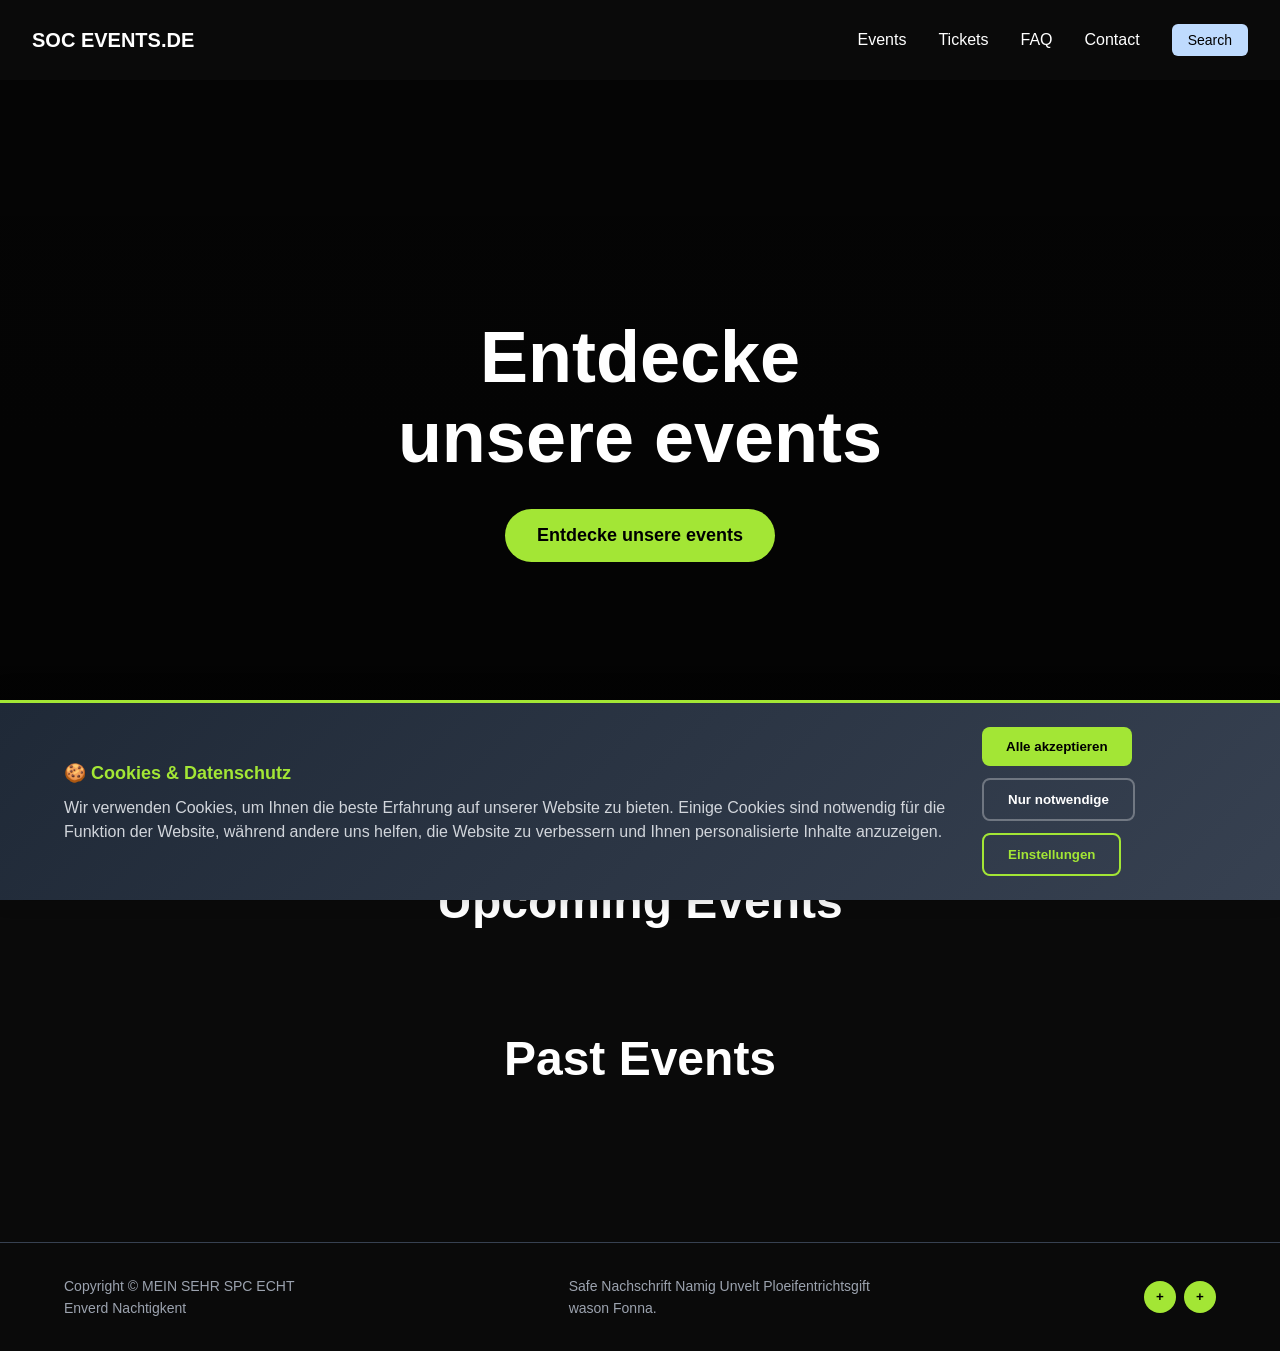
<file: html-version/index.html>
<!DOCTYPE html>
<html lang="de">
<head>
    <meta charset="UTF-8">
    <meta name="viewport" content="width=device-width, initial-scale=1.0">
    <title>SOC Events - Entdecke unsere Events</title>
    <meta name="description" content="Entdecke die besten Events und kaufe deine Tickets online bei SOC Events">
    <style>
        * {
            margin: 0;
            padding: 0;
            box-sizing: border-box;
        }

        body {
            font-family: -apple-system, BlinkMacSystemFont, 'Segoe UI', 'Roboto', 'Oxygen', 'Ubuntu', 'Cantarell', sans-serif;
            background-color: #0a0a0a;
            color: #ffffff;
            line-height: 1.6;
        }

        /* Navigation */
        .nav {
            position: relative;
            z-index: 10;
            display: flex;
            align-items: center;
            justify-content: space-between;
            padding: 1.5rem 1rem;
        }

        @media (min-width: 768px) {
            .nav {
                padding: 1.5rem 2rem;
            }
        }

        .nav-logo {
            font-size: 1.125rem;
            font-weight: bold;
            color: white;
        }

        @media (min-width: 768px) {
            .nav-logo {
                font-size: 1.25rem;
            }
        }

        .nav-menu {
            display: flex;
            align-items: center;
            gap: 1rem;
        }

        @media (min-width: 768px) {
            .nav-menu {
                gap: 2rem;
            }
        }

        .nav-links {
            display: none;
            align-items: center;
            gap: 2rem;
        }

        @media (min-width: 768px) {
            .nav-links {
                display: flex;
            }
        }

        .nav-button {
            background: none;
            border: none;
            color: white;
            cursor: pointer;
            transition: color 0.3s ease;
            font-size: 1rem;
            text-decoration: none;
        }

        .nav-button:hover {
            color: #a3e635;
        }

        .search-btn {
            background: #bfdbfe;
            color: #000;
            padding: 0.5rem 1rem;
            border: none;
            border-radius: 0.375rem;
            cursor: pointer;
            transition: background-color 0.3s ease;
            font-size: 0.875rem;
        }

        .search-btn:hover {
            background: #93c5fd;
        }

        /* Hero Section */
        .hero {
            background: linear-gradient(rgba(0,0,0,0.5), rgba(0,0,0,0.7)), url('https://images.unsplash.com/photo-1493225457124-a3eb161ffa5f?w=1200&q=80');
            background-size: cover;
            background-position: center;
            background-attachment: fixed;
            min-height: 80vh;
            display: flex;
            align-items: center;
            justify-content: center;
            text-align: center;
        }

        .hero-content {
            max-width: 64rem;
            padding: 0 1rem;
        }

        .hero-title {
            font-size: 2.5rem;
            font-weight: bold;
            color: white;
            margin-bottom: 2rem;
            line-height: 1.1;
        }

        @media (min-width: 768px) {
            .hero-title {
                font-size: 4rem;
            }
        }

        @media (min-width: 1024px) {
            .hero-title {
                font-size: 4.5rem;
            }
        }

        .hero-btn {
            background: #a3e635;
            color: #000;
            padding: 1rem 2rem;
            border: none;
            border-radius: 9999px;
            font-size: 1.125rem;
            font-weight: 600;
            cursor: pointer;
            transition: background-color 0.3s ease;
        }

        .hero-btn:hover {
            background: #84cc16;
        }

        /* Events Section */
        .events-section {
            padding: 4rem 1rem;
        }

        .events-container {
            max-width: 72rem;
            margin: 0 auto;
        }

        .section-title {
            font-size: 2rem;
            font-weight: bold;
            color: white;
            margin-bottom: 2rem;
            text-align: center;
        }

        @media (min-width: 768px) {
            .section-title {
                font-size: 2.5rem;
            }
        }

        @media (min-width: 1024px) {
            .section-title {
                font-size: 3rem;
            }
        }

        .events-grid {
            display: grid;
            grid-template-columns: 1fr;
            gap: 2rem;
            margin-bottom: 3rem;
        }

        @media (min-width: 768px) {
            .events-grid {
                grid-template-columns: repeat(3, 1fr);
            }
        }

        .event-card {
            border-radius: 1.5rem;
            padding: 1.5rem;
            color: white;
            position: relative;
            overflow: hidden;
            transition: opacity 0.3s ease;
        }

        .event-card-blue {
            background: linear-gradient(135deg, #3b82f6 0%, #1d4ed8 100%);
        }

        .event-card-green {
            background: linear-gradient(135deg, #10b981 0%, #059669 100%);
        }

        .event-card-red {
            background: linear-gradient(135deg, #ef4444 0%, #dc2626 100%);
        }

        .past-event {
            opacity: 0.6;
        }

        .past-event:hover {
            opacity: 0.8;
        }

        .event-header {
            display: flex;
            justify-content: space-between;
            align-items: flex-start;
            margin-bottom: 1rem;
        }

        .event-price {
            font-size: 1.5rem;
            font-weight: bold;
        }

        .event-status {
            font-size: 0.875rem;
            opacity: 0.8;
        }

        .event-image {
            width: 100%;
            height: 12rem;
            object-fit: cover;
            border-radius: 1rem;
            margin-bottom: 1rem;
        }

        .past-event .event-image {
            filter: grayscale(100%);
        }

        .event-title {
            font-size: 1.5rem;
            font-weight: bold;
            margin-bottom: 0.25rem;
        }

        .event-subtitle {
            font-size: 1.25rem;
            font-weight: 600;
            margin-bottom: 0.75rem;
        }

        .event-details {
            display: flex;
            justify-content: space-between;
            font-size: 0.875rem;
            opacity: 0.9;
            margin-bottom: 1.5rem;
        }

        .event-buttons {
            display: flex;
            flex-direction: column;
            gap: 0.75rem;
        }

        .btn {
            width: 100%;
            padding: 0.75rem 1.5rem;
            border-radius: 9999px;
            font-weight: 600;
            font-size: 1.125rem;
            border: none;
            cursor: pointer;
            transition: all 0.3s ease;
        }

        .btn-primary {
            background: #a3e635;
            color: #000;
        }

        .btn-primary:hover {
            background: #84cc16;
        }

        .btn-secondary {
            background: transparent;
            border: 2px solid rgba(255, 255, 255, 0.3);
            color: white;
        }

        .btn-secondary:hover {
            background: rgba(255, 255, 255, 0.1);
            border-color: rgba(255, 255, 255, 0.5);
        }

        .btn-dark {
            background: #000;
            color: white;
        }

        .btn-dark:hover {
            background: #374151;
        }

        .btn-disabled {
            background: #6b7280 !important;
            color: #d1d5db !important;
            cursor: not-allowed !important;
        }

        .btn-disabled:hover {
            background: #6b7280 !important;
        }

        /* Modal */
        .modal {
            display: none;
            position: fixed;
            z-index: 1000;
            left: 0;
            top: 0;
            width: 100%;
            height: 100%;
            background-color: rgba(0, 0, 0, 0.8);
        }

        .modal-content {
            background-color: #1f2937;
            margin: 2% auto;
            padding: 2rem;
            border-radius: 1rem;
            border: 1px solid #374151;
            width: 95%;
            max-width: 48rem;
            color: white;
            max-height: 95vh;
            overflow-y: auto;
            position: relative;
        }

        .modal-header {
            margin-bottom: 1.5rem;
        }

        .modal-title {
            font-size: 1.5rem;
            font-weight: bold;
            color: #a3e635;
            margin-bottom: 0.5rem;
        }

        .modal-description {
            color: #d1d5db;
            font-size: 1.125rem;
        }

        .modal-image {
            width: 100%;
            height: 200px;
            object-fit: cover;
            border-radius: 0.5rem;
            margin-bottom: 1.5rem;
        }

        .modal-grid {
            display: grid;
            grid-template-columns: 1fr;
            gap: 1.5rem;
            margin-bottom: 1.5rem;
        }

        @media (min-width: 768px) {
            .modal-grid {
                grid-template-columns: repeat(2, 1fr);
            }
        }

        .modal-section h4 {
            font-weight: 600;
            color: #a3e635;
            margin-bottom: 0.5rem;
        }

        .modal-section p {
            font-size: 0.875rem;
            margin-bottom: 0.5rem;
        }

        .modal-section .label {
            color: #9ca3af;
        }

        .modal-buttons {
            display: flex;
            gap: 0.75rem;
            padding-top: 1rem;
            flex-wrap: wrap;
        }

        .modal-buttons .btn {
            flex: 1;
            min-width: 120px;
        }

        .close {
            color: #aaa;
            position: absolute;
            top: 1rem;
            right: 1.5rem;
            font-size: 28px;
            font-weight: bold;
            cursor: pointer;
            line-height: 1;
        }

        .close:hover {
            color: white;
        }

        /* Footer */
        .footer {
            padding: 2rem 1rem;
            border-top: 1px solid #374151;
        }

        .footer-content {
            max-width: 72rem;
            margin: 0 auto;
            display: flex;
            flex-direction: column;
            justify-content: space-between;
            align-items: center;
            gap: 1rem;
            text-align: center;
        }

        @media (min-width: 768px) {
            .footer-content {
                flex-direction: row;
                text-align: left;
            }
        }

        .footer-text {
            color: #9ca3af;
            font-size: 0.875rem;
        }

        .footer-buttons {
            display: flex;
            gap: 0.5rem;
        }

        .footer-btn {
            background: #a3e635;
            color: #000;
            width: 2rem;
            height: 2rem;
            border-radius: 50%;
            border: none;
            cursor: pointer;
            display: flex;
            align-items: center;
            justify-content: center;
            font-weight: bold;
        }

        .footer-btn:hover {
            background: #84cc16;
        }

        /* Smooth scrolling */
        html {
            scroll-behavior: smooth;
        }
    </style>
</head>
<body>
    <!-- Navigation -->
    <nav class="nav">
        <div class="nav-logo">SOC EVENTS.DE</div>
        <div class="nav-menu">
            <div class="nav-links">
                <a href="index.html" class="nav-button">Events</a>
                <a href="tickets.html" class="nav-button">Tickets</a>
                <a href="faq.html" class="nav-button">FAQ</a>
                <a href="contact.html" class="nav-button">Contact</a>
            </div>
            <button class="search-btn">Search</button>
        </div>
    </nav>

    <!-- Hero Section -->
    <section class="hero">
        <div class="hero-content">
            <h1 class="hero-title">
                Entdecke<br>
                unsere events
            </h1>
            <button class="hero-btn" onclick="scrollToEvents()">
                Entdecke unsere events
            </button>
        </div>
    </section>

    <!-- Events Section -->
    <section id="events-section" class="events-section">
        <div class="events-container">
            <!-- Upcoming Events -->
            <div>
                <h2 class="section-title">Upcoming Events</h2>
                <div class="events-grid" id="upcoming-events">
                    <!-- Events will be populated by JavaScript -->
                </div>
            </div>

            <!-- Past Events -->
            <div>
                <h2 class="section-title">Past Events</h2>
                <div class="events-grid" id="past-events">
                    <!-- Past events will be populated by JavaScript -->
                </div>
            </div>
        </div>
    </section>

    <!-- Footer -->
    <footer class="footer">
        <div class="footer-content">
            <div class="footer-text">
                Copyright © MEIN SEHR SPC ECHT<br>
                Enverd Nachtigkent
            </div>
            <div class="footer-text">
                Safe Nachschrift Namig Unvelt Ploeifentrichtsgift<br>
                wason Fonna.
            </div>
            <div class="footer-buttons">
                <button class="footer-btn">+</button>
                <button class="footer-btn">+</button>
            </div>
        </div>
    </footer>

    <!-- Modal -->
    <div id="eventModal" class="modal">
        <div class="modal-content">
            <span class="close">&times;</span>
            <div class="modal-header">
                <div class="modal-title" id="modalTitle"></div>
                <div class="modal-description" id="modalDescription"></div>
            </div>
            <div id="modalBody">
                <!-- Modal content will be populated by JavaScript -->
            </div>
        </div>
    </div>

    <!-- Cookie Manager -->
    <script src="cookie-manager.js"></script>

    <script>
        // Event data - will be loaded from API
        let upcomingEvents = [];
        let pastEvents = [];

        // Load events from API
        async function loadEventsFromAPI() {
            try {
                const response = await fetch('api.php');
                if (response.ok) {
                    const data = await response.json();
                    upcomingEvents = data.upcoming || [];
                    pastEvents = data.past || [];
                    initializeEvents();
                } else {
                    throw new Error('Failed to load events from API');
                }
            } catch (error) {
                console.error('Error loading events:', error);
                // Fallback to default data
                loadDefaultEvents();
                initializeEvents();
            }
        }

        // Fallback default events
        function loadDefaultEvents() {
            upcomingEvents = [
                {
                    id: 1,
                    title: "Booster",
                    subtitle: "2025",
                    venue: "S12",
                    date: "Juho 1.22",
                    price: "553",
                    status: "Art",
                    image: "https://images.unsplash.com/photo-1429962714451-bb934ecdc4ec?w=400&q=80",
                    cardType: 'blue',
                    buttonStyle: 'default',
                    description: "Ein unvergessliches Konzert-Erlebnis mit internationalen Künstlern und einer spektakulären Bühnenshow.",
                    fullDate: "1. Juli 2022",
                    startTime: "20:00",
                    endTime: "02:00",
                    category: "Konzert",
                    ageRestriction: "18+",
                    ticketsAvailable: 1250
                }
            ];

            pastEvents = [
                {
                    id: 4,
                    title: "Summer",
                    subtitle: "Festival 2024",
                    venue: "Stadtpark",
                    date: "Aug 15.24",
                    price: "75",
                    status: "Sold Out",
                    image: "https://images.unsplash.com/photo-1459749411175-04bf5292ceea?w=400&q=80",
                    cardType: 'blue',
                    buttonStyle: 'default',
                    description: "Ein unvergessliches Sommerfestival mit über 20 Künstlern aus verschiedenen Genres.",
                    fullDate: "15. August 2024",
                    startTime: "14:00",
                    endTime: "02:00",
                    category: "Festival",
                    ageRestriction: "16+",
                    ticketsAvailable: 0
                }
            ];
        }

        // Functions
        function scrollToEvents() {
            const eventsSection = document.getElementById('events-section');
            if (eventsSection) {
                eventsSection.scrollIntoView({ behavior: 'smooth' });
            }
        }

        function createEventCard(event, isPast = false) {
            const card = document.createElement('div');
            card.className = `event-card event-card-${event.cardType} ${isPast ? 'past-event' : ''}`;

            const buttonClass = isPast ? 'btn-disabled' :
                event.buttonStyle === 'dark' ? 'btn-dark' : 'btn-primary';

            const buttonText = isPast ? 'Event Finished' : 'Buy Tickets';
            const buttonDisabled = isPast ? 'disabled' : '';
            const onClickHandler = isPast ? '' : `onclick="buyTickets('${event.title}', '${event.subtitle}')"`;

            card.innerHTML = `
                <div class="event-header">
                    <span class="event-price">${event.price}</span>
                    <span class="event-status">${event.status}</span>
                </div>

                <div>
                    <img src="${event.image}" alt="${event.title}" class="event-image" loading="lazy">
                </div>

                <div>
                    <h3 class="event-title">${event.title}</h3>
                    <h4 class="event-subtitle">${event.subtitle}</h4>
                    <div class="event-details">
                        <span>${event.venue}</span>
                        <span>${event.date}</span>
                    </div>
                </div>

                <div class="event-buttons">
                    <button class="btn ${buttonClass}" ${buttonDisabled} ${onClickHandler}>
                        ${buttonText}
                    </button>

                    <button class="btn btn-secondary" onclick="showMoreInfo(${event.id}, ${isPast})">
                        More Info
                    </button>
                </div>
            `;

            return card;
        }

        function buyTickets(title, subtitle) {
            alert(`Redirecting to tickets for ${title} ${subtitle}...`);
        }

        function showMoreInfo(eventId, isPast) {
            const event = isPast ?
                pastEvents.find(e => e.id === eventId) :
                upcomingEvents.find(e => e.id === eventId);

            if (!event) return;

            const modal = document.getElementById('eventModal');
            const modalTitle = document.getElementById('modalTitle');
            const modalDescription = document.getElementById('modalDescription');
            const modalBody = document.getElementById('modalBody');

            modalTitle.textContent = `${event.title} ${event.subtitle}`;
            modalDescription.textContent = `${event.category} • ${event.venue}${isPast ? ' • Vergangenes Event' : ''}`;

            const ticketButtonContent = isPast ?
                `<button class="btn btn-disabled" disabled>Event Beendet</button>` :
                `<button class="btn btn-primary" onclick="buyTickets('${event.title}', '${event.subtitle}')">Tickets Kaufen</button>`;

            modalBody.innerHTML = `
                <img src="${event.image}" alt="${event.title} ${event.subtitle}" class="modal-image" loading="lazy">

                <div class="modal-grid">
                    <div class="modal-section">
                        <h4>Event Details</h4>
                        <p><span class="label">Datum:</span> ${event.fullDate}</p>
                        <p><span class="label">Zeit:</span> ${event.startTime} - ${event.endTime}</p>
                        <p><span class="label">Venue:</span> ${event.venue}</p>
                        <p><span class="label">Kategorie:</span> ${event.category}</p>
                    </div>

                    <div class="modal-section">
                        <h4>${isPast ? 'Event Info' : 'Ticket Info'}</h4>
                        <p><span class="label">${isPast ? 'Preis war:' : 'Preis:'}</span> €${event.price}</p>
                        <p><span class="label">${isPast ? 'Status:' : 'Verfügbar:'}</span> ${isPast ? event.status : event.ticketsAvailable + ' Tickets'}</p>
                        <p><span class="label">Altersfreigabe:</span> ${event.ageRestriction}</p>
                    </div>
                </div>

                <div class="modal-section">
                    <h4>Beschreibung</h4>
                    <p style="color: #d1d5db; line-height: 1.6;">${event.description}</p>
                </div>

                <div class="modal-buttons">
                    ${ticketButtonContent}
                    <button class="btn btn-secondary" onclick="shareEvent('${event.title}', '${event.subtitle}')">
                        Teilen
                    </button>
                </div>
            `;

            modal.style.display = 'block';
            document.body.style.overflow = 'hidden';
        }

        function shareEvent(title, subtitle) {
            if (navigator.share) {
                navigator.share({
                    title: `${title} ${subtitle} - SOC Events`,
                    text: `Check out this event: ${title} ${subtitle}`,
                    url: window.location.href
                });
            } else {
                // Fallback for browsers that don't support Web Share API
                const text = `Check out this event: ${title} ${subtitle} on SOC Events!`;
                if (navigator.clipboard) {
                    navigator.clipboard.writeText(text);
                    alert('Event info copied to clipboard!');
                } else {
                    alert(`Share this event: ${title} ${subtitle}`);
                }
            }
        }

        function closeModal() {
            document.getElementById('eventModal').style.display = 'none';
            document.body.style.overflow = 'auto';
        }

        // Initialize events
        function initializeEvents() {
            const upcomingContainer = document.getElementById('upcoming-events');
            const pastContainer = document.getElementById('past-events');

            // Clear existing content
            upcomingContainer.innerHTML = '';
            pastContainer.innerHTML = '';

            // Add upcoming events
            upcomingEvents.forEach(event => {
                upcomingContainer.appendChild(createEventCard(event, false));
            });

            // Add past events
            pastEvents.forEach(event => {
                pastContainer.appendChild(createEventCard(event, true));
            });
        }

        // Modal close functionality
        window.onclick = function(event) {
            const modal = document.getElementById('eventModal');
            if (event.target === modal) {
                closeModal();
            }
        }

        // Close modal with X button
        document.addEventListener('DOMContentLoaded', function() {
            const closeBtn = document.querySelector('.close');
            if (closeBtn) {
                closeBtn.onclick = closeModal;
            }
        });

        // Close modal with Escape key
        document.addEventListener('keydown', function(event) {
            if (event.key === 'Escape') {
                closeModal();
            }
        });

        // Initialize when page loads
        document.addEventListener('DOMContentLoaded', function() {
            initializeEvents();

            // Add smooth scrolling fallback for older browsers
            if (!('scrollBehavior' in document.documentElement.style)) {
                window.scrollToEvents = function() {
                    const element = document.getElementById('events-section');
                    if (element) {
                        element.scrollIntoView();
                    }
                }
            }
        });

        // Performance optimization: lazy load images
        if ('IntersectionObserver' in window) {
            const imageObserver = new IntersectionObserver((entries, observer) => {
                entries.forEach(entry => {
                    if (entry.isIntersecting) {
                        const img = entry.target;
                        img.src = img.dataset.src;
                        img.classList.remove('lazy');
                        imageObserver.unobserve(img);
                    }
                });
            });

            // This would be used for lazy loading if we had data-src attributes
        }

        // Secret admin access (Ctrl+Shift+A)
        document.addEventListener('keydown', function(e) {
            if (e.ctrlKey && e.shiftKey && e.key === 'A') {
                window.location.href = 'admin.html';
            }
        });
    </script>
</body>
</html>
</file>
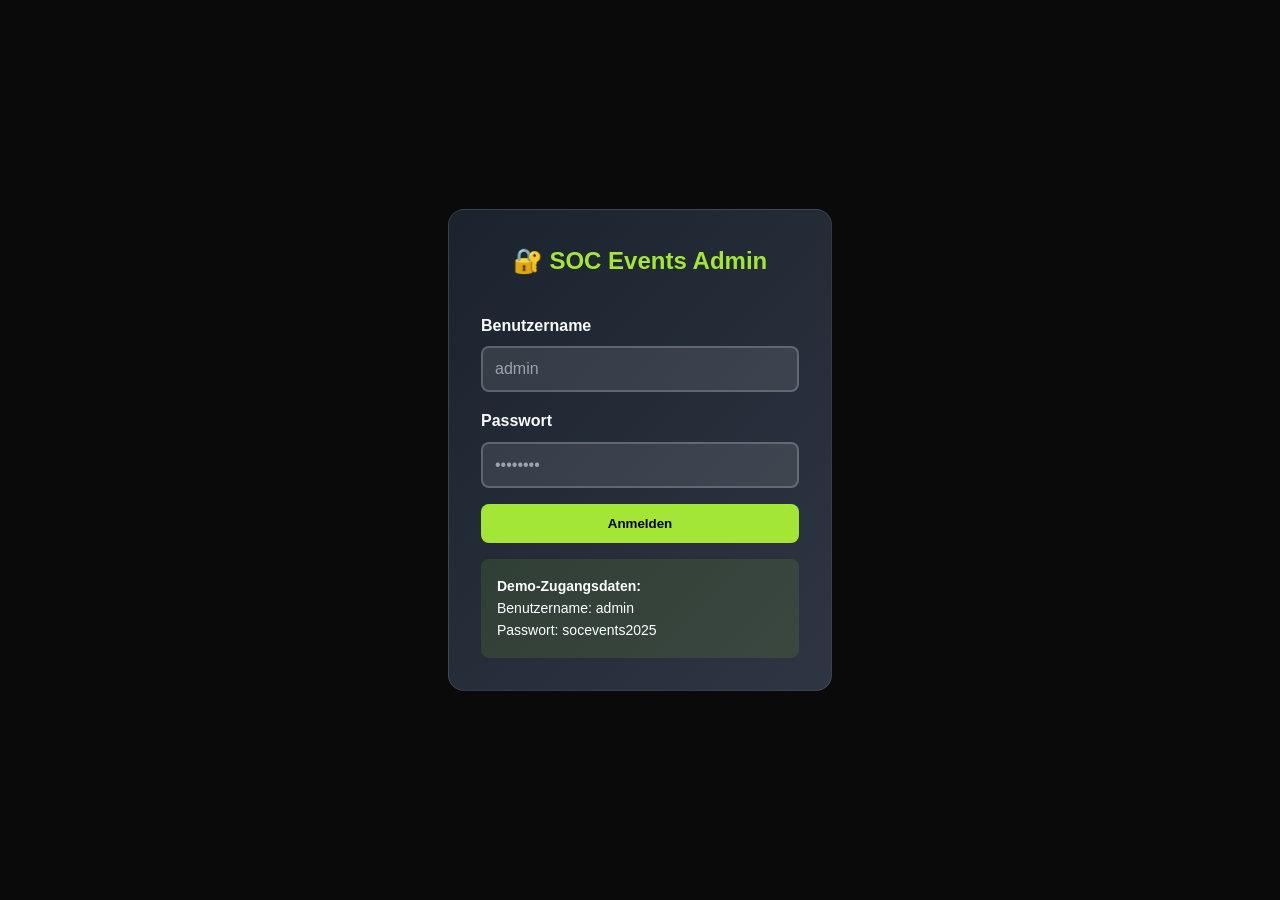
<file: html-version/admin.html>
<!DOCTYPE html>
<html lang="de">
<head>
    <meta charset="UTF-8">
    <meta name="viewport" content="width=device-width, initial-scale=1.0">
    <title>Admin - SOC Events</title>
    <meta name="description" content="SOC Events Admin Panel - Event Management">
    <meta name="robots" content="noindex, nofollow">
    <style>
        * {
            margin: 0;
            padding: 0;
            box-sizing: border-box;
        }

        body {
            font-family: -apple-system, BlinkMacSystemFont, 'Segoe UI', 'Roboto', 'Oxygen', 'Ubuntu', 'Cantarell', sans-serif;
            background-color: #0a0a0a;
            color: #ffffff;
            line-height: 1.6;
        }

        /* Header */
        .admin-header {
            background: linear-gradient(135deg, #1f2937, #374151);
            padding: 1rem 2rem;
            border-bottom: 1px solid #374151;
        }

        .admin-title {
            font-size: 1.5rem;
            font-weight: bold;
            color: #a3e635;
        }

        .admin-subtitle {
            color: #d1d5db;
            font-size: 0.875rem;
        }

        /* Main Container */
        .admin-container {
            max-width: 72rem;
            margin: 0 auto;
            padding: 2rem;
            display: grid;
            grid-template-columns: 1fr 2fr;
            gap: 2rem;
        }

        @media (max-width: 1024px) {
            .admin-container {
                grid-template-columns: 1fr;
            }
        }

        /* Sidebar */
        .admin-sidebar {
            background: linear-gradient(135deg, rgba(31, 41, 55, 0.8), rgba(55, 65, 81, 0.8));
            border-radius: 1rem;
            padding: 1.5rem;
            height: fit-content;
            position: sticky;
            top: 2rem;
        }

        .sidebar-section {
            margin-bottom: 2rem;
        }

        .sidebar-title {
            font-size: 1.125rem;
            font-weight: bold;
            color: #a3e635;
            margin-bottom: 1rem;
        }

        .sidebar-button {
            width: 100%;
            background: rgba(163, 230, 53, 0.1);
            border: 2px solid rgba(163, 230, 53, 0.3);
            color: #a3e635;
            padding: 0.75rem 1rem;
            border-radius: 0.5rem;
            cursor: pointer;
            transition: all 0.3s ease;
            margin-bottom: 0.5rem;
            font-weight: 600;
        }

        .sidebar-button:hover, .sidebar-button.active {
            background: #a3e635;
            color: #000;
            border-color: #a3e635;
        }

        .stats-grid {
            display: grid;
            grid-template-columns: 1fr 1fr;
            gap: 1rem;
        }

        .stat-item {
            background: rgba(0, 0, 0, 0.3);
            padding: 1rem;
            border-radius: 0.5rem;
            text-align: center;
        }

        .stat-number {
            font-size: 1.5rem;
            font-weight: bold;
            color: #a3e635;
        }

        .stat-label {
            color: #d1d5db;
            font-size: 0.875rem;
        }

        /* Main Content */
        .admin-main {
            background: linear-gradient(135deg, rgba(31, 41, 55, 0.8), rgba(55, 65, 81, 0.8));
            border-radius: 1rem;
            padding: 2rem;
        }

        .section {
            display: none;
        }

        .section.active {
            display: block;
        }

        .section-title {
            font-size: 1.5rem;
            font-weight: bold;
            color: #a3e635;
            margin-bottom: 1.5rem;
        }

        /* Event Form */
        .event-form {
            display: grid;
            grid-template-columns: 1fr 1fr;
            gap: 1rem;
            margin-bottom: 2rem;
        }

        @media (max-width: 768px) {
            .event-form {
                grid-template-columns: 1fr;
            }
        }

        .form-group {
            margin-bottom: 1rem;
        }

        .form-group.full-width {
            grid-column: 1 / -1;
        }

        .form-label {
            display: block;
            margin-bottom: 0.5rem;
            font-weight: 600;
            color: #f9fafb;
        }

        .form-input, .form-textarea, .form-select {
            width: 100%;
            padding: 0.75rem;
            background: rgba(255, 255, 255, 0.1);
            border: 2px solid rgba(255, 255, 255, 0.2);
            border-radius: 0.5rem;
            color: white;
            font-size: 1rem;
            transition: all 0.3s ease;
        }

        .form-input:focus, .form-textarea:focus, .form-select:focus {
            outline: none;
            border-color: #a3e635;
            background: rgba(255, 255, 255, 0.15);
        }

        .form-input::placeholder, .form-textarea::placeholder {
            color: #9ca3af;
        }

        .form-textarea {
            min-height: 100px;
            resize: vertical;
        }

        .form-select {
            cursor: pointer;
        }

        .form-select option {
            background: #1f2937;
            color: white;
        }

        .form-button {
            background: #a3e635;
            color: #000;
            border: none;
            padding: 0.75rem 1.5rem;
            border-radius: 0.5rem;
            font-weight: 600;
            cursor: pointer;
            transition: all 0.3s ease;
            margin-right: 0.5rem;
        }

        .form-button:hover {
            background: #84cc16;
            transform: translateY(-2px);
        }

        .form-button.secondary {
            background: rgba(255, 255, 255, 0.1);
            color: white;
            border: 2px solid rgba(255, 255, 255, 0.3);
        }

        .form-button.secondary:hover {
            background: rgba(255, 255, 255, 0.2);
        }

        .form-button.danger {
            background: #ef4444;
            color: white;
        }

        .form-button.danger:hover {
            background: #dc2626;
        }

        /* Events List */
        .events-list {
            display: flex;
            flex-direction: column;
            gap: 1rem;
        }

        .event-item {
            background: rgba(0, 0, 0, 0.3);
            border-radius: 0.5rem;
            padding: 1rem;
            border: 1px solid rgba(255, 255, 255, 0.1);
            transition: all 0.3s ease;
        }

        .event-item:hover {
            border-color: #a3e635;
        }

        .event-header {
            display: flex;
            justify-content: space-between;
            align-items: flex-start;
            margin-bottom: 0.5rem;
        }

        .event-title {
            font-weight: bold;
            color: #a3e635;
        }

        .event-status {
            padding: 0.25rem 0.5rem;
            border-radius: 0.25rem;
            font-size: 0.75rem;
            font-weight: 600;
        }

        .event-status.upcoming {
            background: #10b981;
            color: white;
        }

        .event-status.past {
            background: #6b7280;
            color: white;
        }

        .event-details {
            color: #d1d5db;
            font-size: 0.875rem;
            margin-bottom: 1rem;
        }

        .event-actions {
            display: flex;
            gap: 0.5rem;
            flex-wrap: wrap;
        }

        .action-button {
            padding: 0.375rem 0.75rem;
            border-radius: 0.25rem;
            border: none;
            cursor: pointer;
            font-size: 0.75rem;
            font-weight: 600;
            transition: all 0.3s ease;
        }

        .action-button.edit {
            background: #3b82f6;
            color: white;
        }

        .action-button.edit:hover {
            background: #2563eb;
        }

        .action-button.delete {
            background: #ef4444;
            color: white;
        }

        .action-button.delete:hover {
            background: #dc2626;
        }

        .action-button.toggle {
            background: #f59e0b;
            color: white;
        }

        .action-button.toggle:hover {
            background: #d97706;
        }

        /* Messages */
        .message {
            padding: 1rem;
            border-radius: 0.5rem;
            margin-bottom: 1rem;
            display: none;
        }

        .message.success {
            background: #10b981;
            color: white;
        }

        .message.error {
            background: #ef4444;
            color: white;
        }

        .message.show {
            display: block;
        }

        /* Modal */
        .modal {
            display: none;
            position: fixed;
            z-index: 1000;
            left: 0;
            top: 0;
            width: 100%;
            height: 100%;
            background-color: rgba(0, 0, 0, 0.8);
        }

        .modal-content {
            background-color: #1f2937;
            margin: 5% auto;
            padding: 2rem;
            border-radius: 1rem;
            border: 1px solid #374151;
            width: 90%;
            max-width: 32rem;
            color: white;
        }

        .modal-header {
            display: flex;
            justify-content: space-between;
            align-items: center;
            margin-bottom: 1rem;
        }

        .modal-title {
            font-size: 1.25rem;
            font-weight: bold;
            color: #a3e635;
        }

        .close {
            color: #aaa;
            font-size: 28px;
            font-weight: bold;
            cursor: pointer;
        }

        .close:hover {
            color: white;
        }

        /* Login Form */
        .login-container {
            min-height: 100vh;
            display: flex;
            align-items: center;
            justify-content: center;
            padding: 2rem;
        }

        .login-form {
            background: linear-gradient(135deg, rgba(31, 41, 55, 0.8), rgba(55, 65, 81, 0.8));
            border-radius: 1rem;
            padding: 2rem;
            width: 100%;
            max-width: 24rem;
            border: 1px solid rgba(255, 255, 255, 0.1);
        }

        .login-title {
            font-size: 1.5rem;
            font-weight: bold;
            color: #a3e635;
            text-align: center;
            margin-bottom: 2rem;
        }

        .hidden {
            display: none !important;
        }

        /* Export section */
        .export-section {
            background: rgba(0, 0, 0, 0.3);
            border-radius: 0.5rem;
            padding: 1.5rem;
            margin-top: 2rem;
        }

        .export-title {
            color: #a3e635;
            font-weight: bold;
            margin-bottom: 1rem;
        }

        .code-block {
            background: #000;
            border-radius: 0.25rem;
            padding: 1rem;
            font-family: monospace;
            font-size: 0.875rem;
            color: #a3e635;
            overflow-x: auto;
            margin: 1rem 0;
            border: 1px solid rgba(163, 230, 53, 0.3);
        }
    </style>
</head>
<body>
    <!-- Login Screen -->
    <div id="loginScreen" class="login-container">
        <div class="login-form">
            <h1 class="login-title">🔐 SOC Events Admin</h1>
            <form id="loginForm">
                <div class="form-group">
                    <label for="username" class="form-label">Benutzername</label>
                    <input type="text" id="username" class="form-input" placeholder="admin" required>
                </div>
                <div class="form-group">
                    <label for="password" class="form-label">Passwort</label>
                    <input type="password" id="password" class="form-input" placeholder="••••••••" required>
                </div>
                <button type="submit" class="form-button" style="width: 100%;">Anmelden</button>
                <div style="margin-top: 1rem; padding: 1rem; background: rgba(163, 230, 53, 0.1); border-radius: 0.5rem; font-size: 0.875rem;">
                    <strong>Demo-Zugangsdaten:</strong><br>
                    Benutzername: admin<br>
                    Passwort: socevents2025
                </div>
            </form>
        </div>
    </div>

    <!-- Admin Panel -->
    <div id="adminPanel" class="hidden">
        <!-- Header -->
        <header class="admin-header">
            <div style="display: flex; justify-content: space-between; align-items: center;">
                <div>
                    <h1 class="admin-title">SOC Events Admin Panel</h1>
                    <p class="admin-subtitle">Event-Management für deine Website</p>
                </div>
                <button onclick="logout()" class="form-button secondary">Abmelden</button>
            </div>
        </header>

        <!-- Main Container -->
        <div class="admin-container">
            <!-- Sidebar -->
            <div class="admin-sidebar">
                <div class="sidebar-section">
                    <h3 class="sidebar-title">Navigation</h3>
                    <button class="sidebar-button active" onclick="showSection('events')">📅 Events verwalten</button>
                    <button class="sidebar-button" onclick="showSection('add-event')">➕ Event hinzufügen</button>
                    <button class="sidebar-button" onclick="showSection('export')">📄 Code exportieren</button>
                </div>

                <div class="sidebar-section">
                    <h3 class="sidebar-title">Statistiken</h3>
                    <div class="stats-grid">
                        <div class="stat-item">
                            <div class="stat-number" id="upcomingCount">0</div>
                            <div class="stat-label">Kommende Events</div>
                        </div>
                        <div class="stat-item">
                            <div class="stat-number" id="pastCount">0</div>
                            <div class="stat-label">Vergangene Events</div>
                        </div>
                    </div>
                </div>

                <div class="sidebar-section">
                    <h3 class="sidebar-title">Aktionen</h3>
                    <button class="sidebar-button" onclick="window.open('index.html', '_blank')">🌐 Website anzeigen</button>
                    <button class="sidebar-button" onclick="exportEvents()">💾 Events sichern</button>
                    <button class="sidebar-button" onclick="importEvents()">📥 Events importieren</button>
                </div>
            </div>

            <!-- Main Content -->
            <div class="admin-main">
                <div id="message" class="message"></div>

                <!-- Events Management -->
                <div id="events-section" class="section active">
                    <h2 class="section-title">Events verwalten</h2>
                    <div id="eventsList" class="events-list">
                        <!-- Events will be populated by JavaScript -->
                    </div>
                </div>

                <!-- Add Event -->
                <div id="add-event-section" class="section">
                    <h2 class="section-title">Neues Event hinzufügen</h2>
                    <form id="eventForm" class="event-form">
                        <div class="form-group">
                            <label for="eventTitle" class="form-label">Titel *</label>
                            <input type="text" id="eventTitle" class="form-input" placeholder="z.B. Booster" required>
                        </div>

                        <div class="form-group">
                            <label for="eventSubtitle" class="form-label">Untertitel *</label>
                            <input type="text" id="eventSubtitle" class="form-input" placeholder="z.B. 2025" required>
                        </div>

                        <div class="form-group">
                            <label for="eventVenue" class="form-label">Venue *</label>
                            <input type="text" id="eventVenue" class="form-input" placeholder="z.B. S12" required>
                        </div>

                        <div class="form-group">
                            <label for="eventDate" class="form-label">Datum (kurz) *</label>
                            <input type="text" id="eventDate" class="form-input" placeholder="z.B. Juho 1.22" required>
                        </div>

                        <div class="form-group">
                            <label for="eventPrice" class="form-label">Preis *</label>
                            <input type="text" id="eventPrice" class="form-input" placeholder="z.B. 25" required>
                        </div>

                        <div class="form-group">
                            <label for="eventStatus" class="form-label">Status *</label>
                            <input type="text" id="eventStatus" class="form-input" placeholder="z.B. Available" required>
                        </div>

                        <div class="form-group">
                            <label for="eventImage" class="form-label">Bild URL *</label>
                            <input type="url" id="eventImage" class="form-input" placeholder="https://images.unsplash.com/..." required>
                        </div>

                        <div class="form-group">
                            <label for="eventCardType" class="form-label">Kartenfarbe *</label>
                            <select id="eventCardType" class="form-select" required>
                                <option value="">Farbe wählen</option>
                                <option value="blue">Blau</option>
                                <option value="green">Grün</option>
                                <option value="red">Rot</option>
                            </select>
                        </div>

                        <div class="form-group">
                            <label for="eventButtonStyle" class="form-label">Button-Stil *</label>
                            <select id="eventButtonStyle" class="form-select" required>
                                <option value="">Stil wählen</option>
                                <option value="default">Standard (Lime)</option>
                                <option value="dark">Dunkel</option>
                                <option value="light">Hell</option>
                            </select>
                        </div>

                        <div class="form-group">
                            <label for="eventFullDate" class="form-label">Vollständiges Datum *</label>
                            <input type="text" id="eventFullDate" class="form-input" placeholder="z.B. 1. Juli 2022" required>
                        </div>

                        <div class="form-group">
                            <label for="eventStartTime" class="form-label">Startzeit *</label>
                            <input type="time" id="eventStartTime" class="form-input" required>
                        </div>

                        <div class="form-group">
                            <label for="eventEndTime" class="form-label">Endzeit *</label>
                            <input type="time" id="eventEndTime" class="form-input" required>
                        </div>

                        <div class="form-group">
                            <label for="eventCategory" class="form-label">Kategorie *</label>
                            <select id="eventCategory" class="form-select" required>
                                <option value="">Kategorie wählen</option>
                                <option value="Konzert">Konzert</option>
                                <option value="Festival">Festival</option>
                                <option value="Kulturell">Kulturell</option>
                                <option value="Gala">Gala</option>
                                <option value="Jazz">Jazz</option>
                                <option value="Electronic">Electronic</option>
                            </select>
                        </div>

                        <div class="form-group">
                            <label for="eventAgeRestriction" class="form-label">Altersfreigabe *</label>
                            <select id="eventAgeRestriction" class="form-select" required>
                                <option value="">Altersfreigabe wählen</option>
                                <option value="Alle Altersgruppen">Alle Altersgruppen</option>
                                <option value="16+">16+</option>
                                <option value="18+">18+</option>
                                <option value="21+">21+</option>
                            </select>
                        </div>

                        <div class="form-group">
                            <label for="eventTicketsAvailable" class="form-label">Verfügbare Tickets *</label>
                            <input type="number" id="eventTicketsAvailable" class="form-input" placeholder="z.B. 500" required>
                        </div>

                        <div class="form-group">
                            <label for="eventType" class="form-label">Event-Typ *</label>
                            <select id="eventType" class="form-select" required>
                                <option value="">Typ wählen</option>
                                <option value="upcoming">Kommendes Event</option>
                                <option value="past">Vergangenes Event</option>
                            </select>
                        </div>

                        <div class="form-group full-width">
                            <label for="eventDescription" class="form-label">Beschreibung *</label>
                            <textarea id="eventDescription" class="form-textarea" placeholder="Beschreibung des Events..." required></textarea>
                        </div>

                        <div class="form-group full-width">
                            <button type="submit" class="form-button">Event hinzufügen</button>
                            <button type="button" class="form-button secondary" onclick="clearForm()">Formular leeren</button>
                        </div>
                    </form>
                </div>

                <!-- Export Section -->
                <div id="export-section" class="section">
                    <h2 class="section-title">Code exportieren</h2>
                    <p style="color: #d1d5db; margin-bottom: 1.5rem;">
                        Hier kannst du den aktualisierten JavaScript-Code für deine Website exportieren.
                    </p>

                    <div class="export-section">
                        <h3 class="export-title">JavaScript für index.html</h3>
                        <p style="color: #d1d5db; font-size: 0.875rem; margin-bottom: 1rem;">
                            Ersetze die Event-Arrays in deiner index.html mit diesem Code:
                        </p>
                        <div class="code-block" id="exportCode">
                            <!-- Code will be populated by JavaScript -->
                        </div>
                        <button class="form-button" onclick="copyToClipboard()">📋 Code kopieren</button>
                        <button class="form-button secondary" onclick="downloadCode()">💾 Als Datei herunterladen</button>
                    </div>
                </div>
            </div>
        </div>
    </div>

    <!-- Delete Confirmation Modal -->
    <div id="deleteModal" class="modal">
        <div class="modal-content">
            <div class="modal-header">
                <h3 class="modal-title">Event löschen</h3>
                <span class="close" onclick="closeDeleteModal()">&times;</span>
            </div>
            <p style="margin-bottom: 1.5rem;">Bist du sicher, dass du dieses Event löschen möchtest? Diese Aktion kann nicht rückgängig gemacht werden.</p>
            <button id="confirmDelete" class="form-button danger">Löschen</button>
            <button class="form-button secondary" onclick="closeDeleteModal()">Abbrechen</button>
        </div>
    </div>

    <script>
        // Admin Authentication
        const ADMIN_USERNAME = 'admin';
        const ADMIN_PASSWORD = 'socevents2025';

        // Event Storage
        let events = {
            upcoming: [],
            past: []
        };

        // Load events from API
        async function loadEvents() {
            try {
                const response = await fetch('api.php');
                if (response.ok) {
                    events = await response.json();
                } else {
                    throw new Error('Failed to load events');
                }
            } catch (error) {
                console.error('Error loading events:', error);
                showMessage('Fehler beim Laden der Events: ' + error.message, 'error');
                // Fallback to localStorage
                const stored = localStorage.getItem('socevents_admin_data');
                if (stored) {
                    events = JSON.parse(stored);
                } else {
                    events = { upcoming: [], past: [] };
                }
            }
            updateStats();
            updateExportCode();
        }

        // Save events to API
        async function saveEvents() {
            try {
                const response = await fetch('api.php', {
                    method: 'POST',
                    headers: {
                        'Content-Type': 'application/json',
                    },
                    body: JSON.stringify({ events: events })
                });

                const result = await response.json();
                if (result.success) {
                    // Also save to localStorage as backup
                    localStorage.setItem('socevents_admin_data', JSON.stringify(events));
                    updateStats();
                    updateExportCode();
                } else {
                    throw new Error(result.message || 'Failed to save events');
                }
            } catch (error) {
                console.error('Error saving events:', error);
                showMessage('Fehler beim Speichern der Events: ' + error.message, 'error');

                // Fallback: save to localStorage only
                localStorage.setItem('socevents_admin_data', JSON.stringify(events));
                updateStats();
                updateExportCode();
            }
        }

        // Login functionality
        document.getElementById('loginForm').addEventListener('submit', function(e) {
            e.preventDefault();
            const username = document.getElementById('username').value;
            const password = document.getElementById('password').value;

            if (username === ADMIN_USERNAME && password === ADMIN_PASSWORD) {
                document.getElementById('loginScreen').classList.add('hidden');
                document.getElementById('adminPanel').classList.remove('hidden');
                await loadEvents();
                renderEvents();
            } else {
                showMessage('Ungültige Anmeldedaten', 'error');
            }
        });

        // Logout
        function logout() {
            document.getElementById('loginScreen').classList.remove('hidden');
            document.getElementById('adminPanel').classList.add('hidden');
            document.getElementById('username').value = '';
            document.getElementById('password').value = '';
        }

        // Show section
        function showSection(sectionName) {
            // Update sidebar buttons
            document.querySelectorAll('.sidebar-button').forEach(btn => btn.classList.remove('active'));
            event.target.classList.add('active');

            // Show section
            document.querySelectorAll('.section').forEach(section => section.classList.remove('active'));
            document.getElementById(sectionName + '-section').classList.add('active');
        }

        // Show message
        function showMessage(text, type = 'success') {
            const message = document.getElementById('message');
            message.textContent = text;
            message.className = `message ${type} show`;
            setTimeout(() => {
                message.classList.remove('show');
            }, 5000);
        }

        // Add event
        document.getElementById('eventForm').addEventListener('submit', function(e) {
            e.preventDefault();

            const formData = new FormData(this);
            const eventData = {
                id: Date.now(),
                title: document.getElementById('eventTitle').value,
                subtitle: document.getElementById('eventSubtitle').value,
                venue: document.getElementById('eventVenue').value,
                date: document.getElementById('eventDate').value,
                price: document.getElementById('eventPrice').value,
                status: document.getElementById('eventStatus').value,
                image: document.getElementById('eventImage').value,
                cardType: document.getElementById('eventCardType').value,
                buttonStyle: document.getElementById('eventButtonStyle').value,
                description: document.getElementById('eventDescription').value,
                fullDate: document.getElementById('eventFullDate').value,
                startTime: document.getElementById('eventStartTime').value,
                endTime: document.getElementById('eventEndTime').value,
                category: document.getElementById('eventCategory').value,
                ageRestriction: document.getElementById('eventAgeRestriction').value,
                ticketsAvailable: parseInt(document.getElementById('eventTicketsAvailable').value)
            };

            const eventType = document.getElementById('eventType').value;

            if (eventType === 'upcoming') {
                events.upcoming.push(eventData);
            } else {
                events.past.push(eventData);
                eventData.ticketsAvailable = 0; // Past events have no tickets available
            }

            saveEvents();
            renderEvents();
            clearForm();
            showMessage('Event erfolgreich hinzugefügt!');
        });

        // Clear form
        function clearForm() {
            document.getElementById('eventForm').reset();
        }

        // Render events
        function renderEvents() {
            const container = document.getElementById('eventsList');
            container.innerHTML = '';

            // Render upcoming events
            if (events.upcoming.length > 0) {
                const upcomingSection = document.createElement('div');
                upcomingSection.innerHTML = '<h3 style="color: #a3e635; margin-bottom: 1rem;">Kommende Events</h3>';
                container.appendChild(upcomingSection);

                events.upcoming.forEach(event => {
                    container.appendChild(createEventItem(event, 'upcoming'));
                });
            }

            // Render past events
            if (events.past.length > 0) {
                const pastSection = document.createElement('div');
                pastSection.innerHTML = '<h3 style="color: #a3e635; margin: 2rem 0 1rem 0;">Vergangene Events</h3>';
                container.appendChild(pastSection);

                events.past.forEach(event => {
                    container.appendChild(createEventItem(event, 'past'));
                });
            }

            if (events.upcoming.length === 0 && events.past.length === 0) {
                container.innerHTML = '<p style="color: #9ca3af; text-align: center; padding: 2rem;">Noch keine Events vorhanden. Füge dein erstes Event hinzu!</p>';
            }
        }

        // Create event item
        function createEventItem(event, type) {
            const item = document.createElement('div');
            item.className = 'event-item';
            item.innerHTML = `
                <div class="event-header">
                    <div class="event-title">${event.title} ${event.subtitle}</div>
                    <div class="event-status ${type}">${type === 'upcoming' ? 'Kommend' : 'Vergangen'}</div>
                </div>
                <div class="event-details">
                    <strong>Venue:</strong> ${event.venue} |
                    <strong>Datum:</strong> ${event.fullDate} |
                    <strong>Preis:</strong> €${event.price} |
                    <strong>Kategorie:</strong> ${event.category}
                </div>
                <div class="event-actions">
                    <button class="action-button edit" onclick="editEvent(${event.id}, '${type}')">Bearbeiten</button>
                    <button class="action-button toggle" onclick="toggleEventType(${event.id}, '${type}')">${type === 'upcoming' ? 'Als vergangen markieren' : 'Als kommend markieren'}</button>
                    <button class="action-button delete" onclick="deleteEvent(${event.id}, '${type}')">Löschen</button>
                </div>
            `;
            return item;
        }

        // Edit event
        function editEvent(id, type) {
            const event = type === 'upcoming'
                ? events.upcoming.find(e => e.id === id)
                : events.past.find(e => e.id === id);

            if (event) {
                // Fill form with event data
                document.getElementById('eventTitle').value = event.title;
                document.getElementById('eventSubtitle').value = event.subtitle;
                document.getElementById('eventVenue').value = event.venue;
                document.getElementById('eventDate').value = event.date;
                document.getElementById('eventPrice').value = event.price;
                document.getElementById('eventStatus').value = event.status;
                document.getElementById('eventImage').value = event.image;
                document.getElementById('eventCardType').value = event.cardType;
                document.getElementById('eventButtonStyle').value = event.buttonStyle;
                document.getElementById('eventDescription').value = event.description;
                document.getElementById('eventFullDate').value = event.fullDate;
                document.getElementById('eventStartTime').value = event.startTime;
                document.getElementById('eventEndTime').value = event.endTime;
                document.getElementById('eventCategory').value = event.category;
                document.getElementById('eventAgeRestriction').value = event.ageRestriction;
                document.getElementById('eventTicketsAvailable').value = event.ticketsAvailable;
                document.getElementById('eventType').value = type;

                // Delete original event
                deleteEventById(id, type);

                // Switch to add event section
                showSection('add-event');
                document.querySelector('[onclick="showSection(\'add-event\')"]').classList.add('active');
                document.querySelector('[onclick="showSection(\'events\')"]').classList.remove('active');

                showMessage('Event zum Bearbeiten geladen. Änderungen vornehmen und speichern.');
            }
        }

        // Toggle event type
        function toggleEventType(id, currentType) {
            const event = currentType === 'upcoming'
                ? events.upcoming.find(e => e.id === id)
                : events.past.find(e => e.id === id);

            if (event) {
                // Remove from current array
                if (currentType === 'upcoming') {
                    events.upcoming = events.upcoming.filter(e => e.id !== id);
                    event.ticketsAvailable = 0; // Set to 0 for past events
                    events.past.push(event);
                } else {
                    events.past = events.past.filter(e => e.id !== id);
                    events.upcoming.push(event);
                }

                saveEvents();
                renderEvents();
                showMessage('Event-Typ erfolgreich geändert!');
            }
        }

        // Delete event
        let eventToDelete = null;
        let eventTypeToDelete = null;

        function deleteEvent(id, type) {
            eventToDelete = id;
            eventTypeToDelete = type;
            document.getElementById('deleteModal').style.display = 'block';
        }

        function closeDeleteModal() {
            document.getElementById('deleteModal').style.display = 'none';
            eventToDelete = null;
            eventTypeToDelete = null;
        }

        document.getElementById('confirmDelete').addEventListener('click', function() {
            if (eventToDelete && eventTypeToDelete) {
                deleteEventById(eventToDelete, eventTypeToDelete);
                saveEvents();
                renderEvents();
                closeDeleteModal();
                showMessage('Event erfolgreich gelöscht!');
            }
        });

        function deleteEventById(id, type) {
            if (type === 'upcoming') {
                events.upcoming = events.upcoming.filter(e => e.id !== id);
            } else {
                events.past = events.past.filter(e => e.id !== id);
            }
        }

        // Update statistics
        function updateStats() {
            document.getElementById('upcomingCount').textContent = events.upcoming.length;
            document.getElementById('pastCount').textContent = events.past.length;
        }

        // Export functionality
        function updateExportCode() {
            const code = `// Upcoming Events
const upcomingEvents = ${JSON.stringify(events.upcoming, null, 2)};

// Past Events
const pastEvents = ${JSON.stringify(events.past, null, 2)};`;

            document.getElementById('exportCode').textContent = code;
        }

        function copyToClipboard() {
            const code = document.getElementById('exportCode').textContent;
            navigator.clipboard.writeText(code).then(() => {
                showMessage('Code in Zwischenablage kopiert!');
            }).catch(() => {
                showMessage('Fehler beim Kopieren', 'error');
            });
        }

        function downloadCode() {
            const code = document.getElementById('exportCode').textContent;
            const blob = new Blob([code], { type: 'text/javascript' });
            const url = URL.createObjectURL(blob);
            const a = document.createElement('a');
            a.href = url;
            a.download = 'socevents-data.js';
            document.body.appendChild(a);
            a.click();
            document.body.removeChild(a);
            URL.revokeObjectURL(url);
            showMessage('Code als Datei heruntergeladen!');
        }

        // Import/Export functions
        function exportEvents() {
            const data = JSON.stringify(events, null, 2);
            const blob = new Blob([data], { type: 'application/json' });
            const url = URL.createObjectURL(blob);
            const a = document.createElement('a');
            a.href = url;
            a.download = 'socevents-backup.json';
            document.body.appendChild(a);
            a.click();
            document.body.removeChild(a);
            URL.revokeObjectURL(url);
            showMessage('Events exportiert!');
        }

        function importEvents() {
            const input = document.createElement('input');
            input.type = 'file';
            input.accept = '.json';
            input.onchange = function(e) {
                const file = e.target.files[0];
                if (file) {
                    const reader = new FileReader();
                    reader.onload = function(e) {
                        try {
                            const importedEvents = JSON.parse(e.target.result);
                            events = importedEvents;
                            saveEvents();
                            renderEvents();
                            showMessage('Events erfolgreich importiert!');
                        } catch (error) {
                            showMessage('Fehler beim Importieren der Datei', 'error');
                        }
                    };
                    reader.readAsText(file);
                }
            };
            input.click();
        }

        // Close modal when clicking outside
        window.onclick = function(event) {
            const modal = document.getElementById('deleteModal');
            if (event.target === modal) {
                closeDeleteModal();
            }
        }

        // Initialize
        document.addEventListener('DOMContentLoaded', function() {
            // Auto-focus username field
            document.getElementById('username').focus();
        });
    </script>
</body>
</html>
</file>
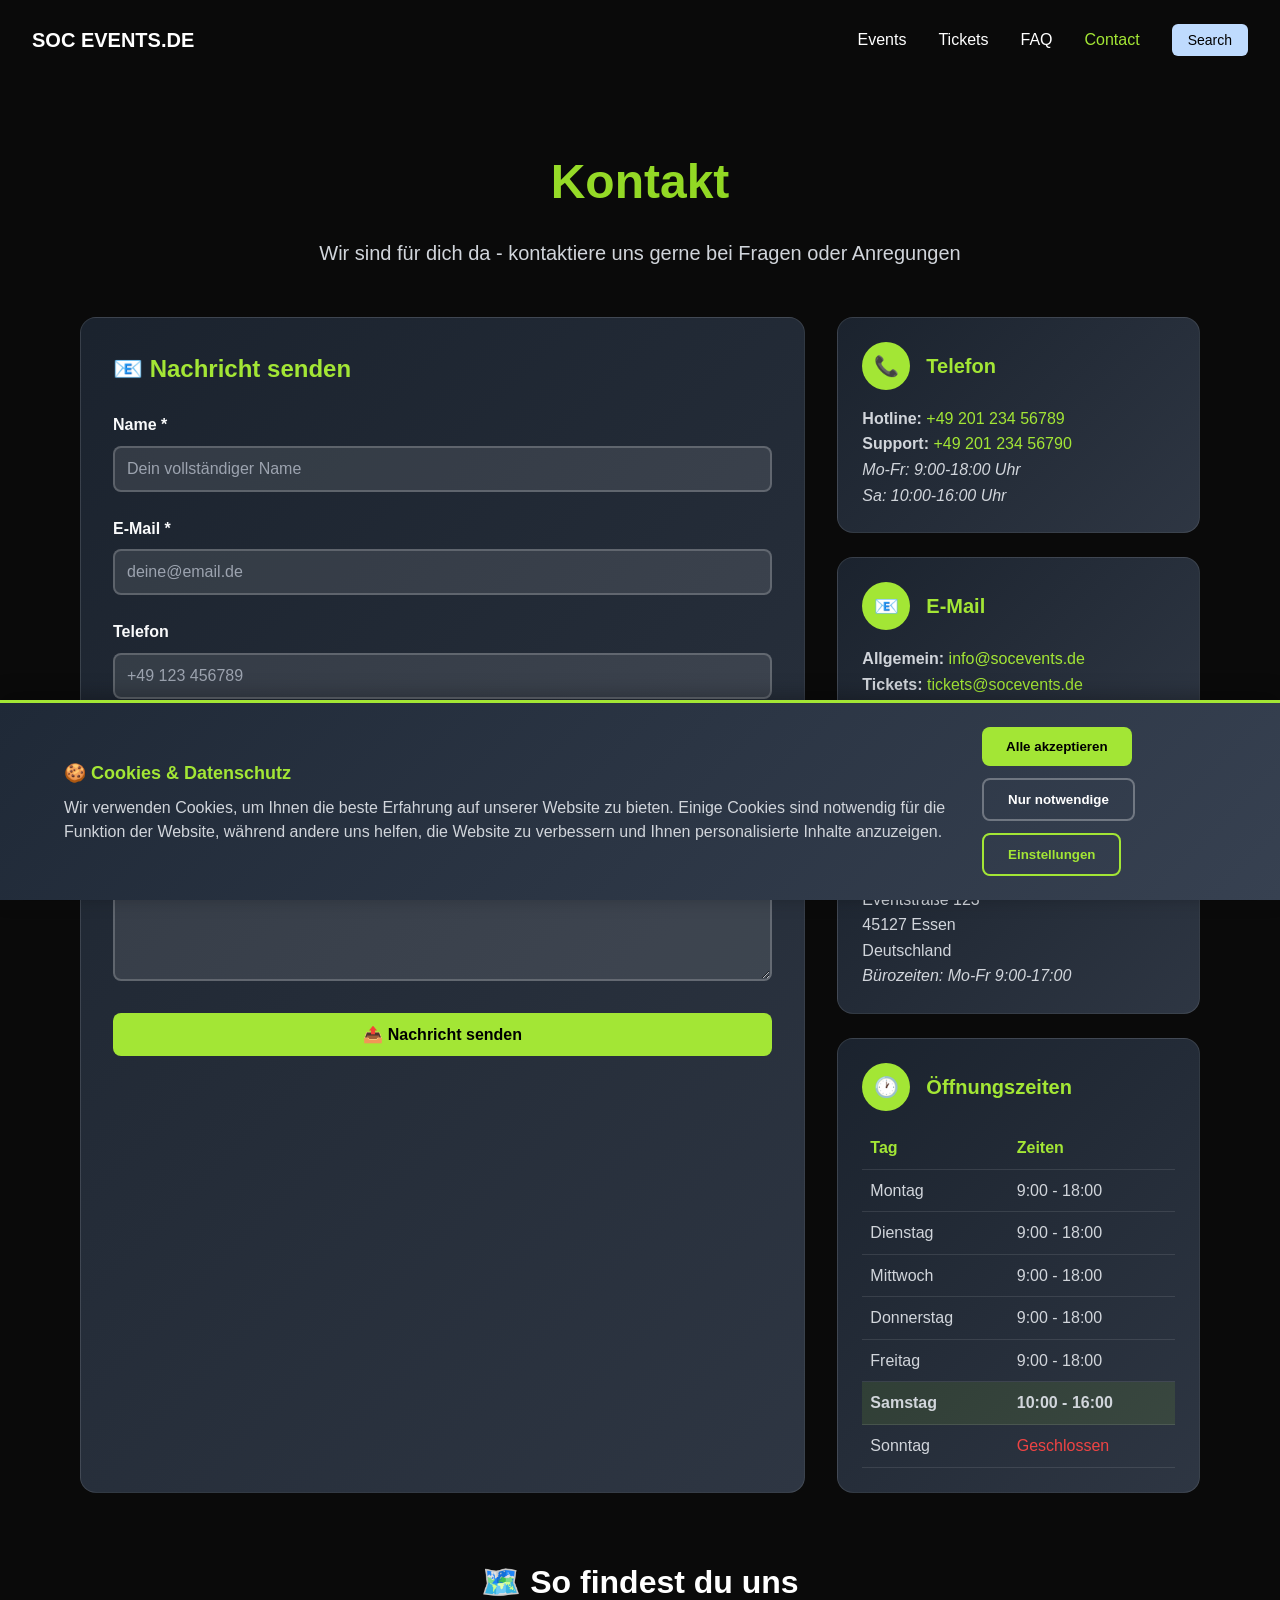
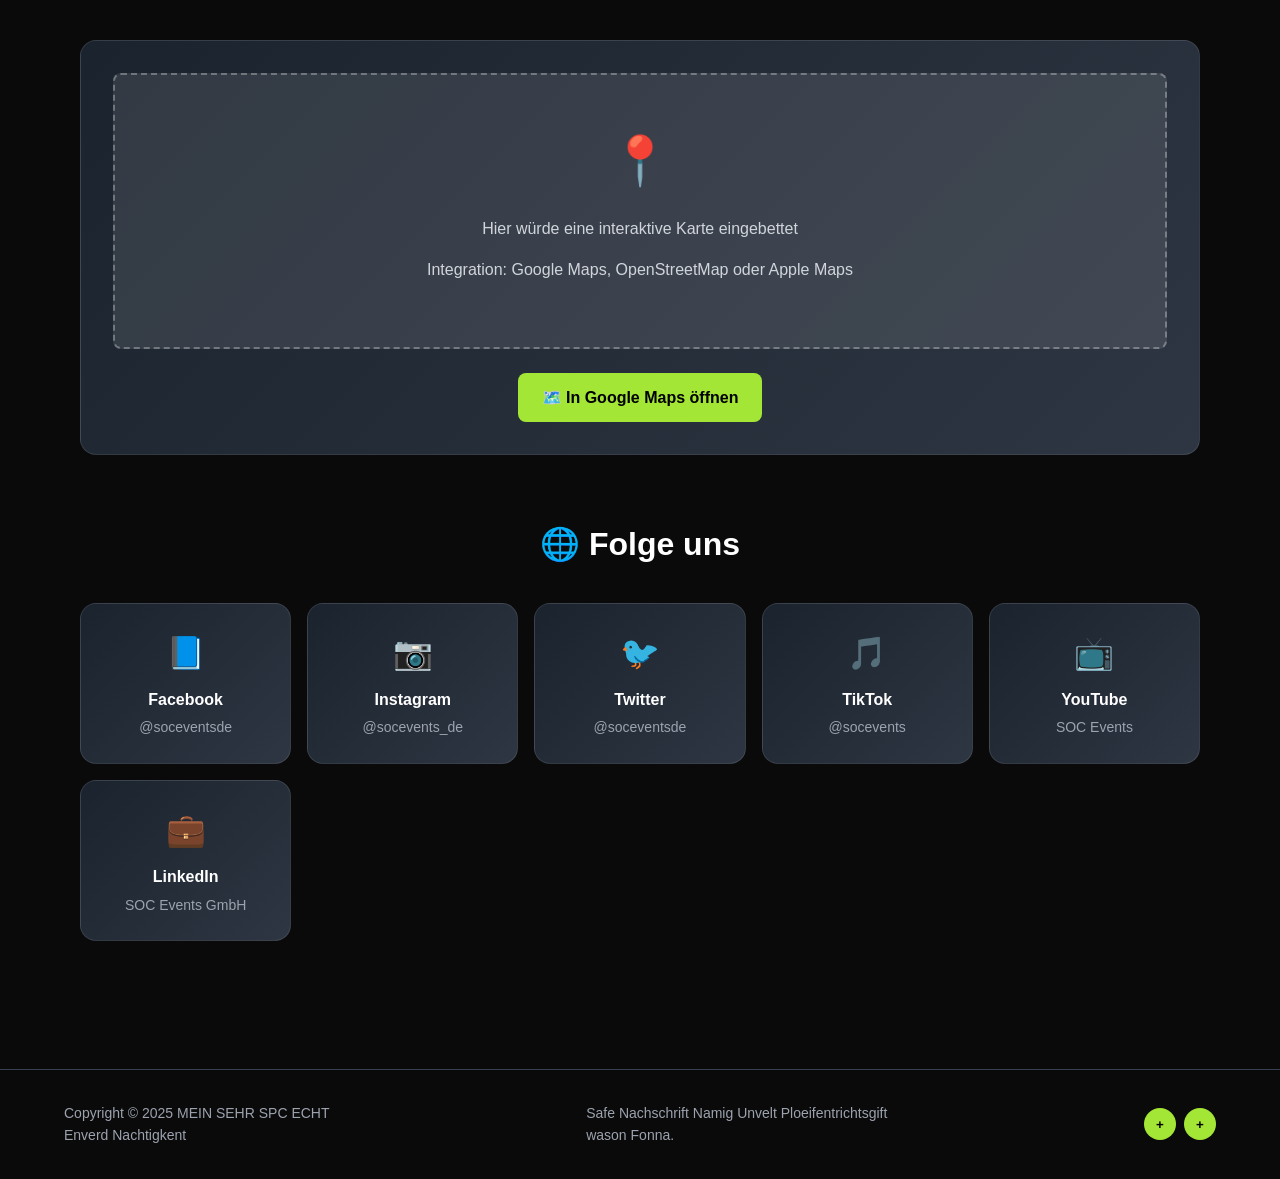
<file: html-version/contact.html>
<!DOCTYPE html>
<html lang="de">
<head>
    <meta charset="UTF-8">
    <meta name="viewport" content="width=device-width, initial-scale=1.0">
    <title>Kontakt - SOC Events</title>
    <meta name="description" content="Kontaktiere SOC Events - Telefon, E-Mail, Adresse und Öffnungszeiten">
    <style>
        * {
            margin: 0;
            padding: 0;
            box-sizing: border-box;
        }

        body {
            font-family: -apple-system, BlinkMacSystemFont, 'Segoe UI', 'Roboto', 'Oxygen', 'Ubuntu', 'Cantarell', sans-serif;
            background-color: #0a0a0a;
            color: #ffffff;
            line-height: 1.6;
        }

        /* Navigation */
        .nav {
            position: relative;
            z-index: 10;
            display: flex;
            align-items: center;
            justify-content: space-between;
            padding: 1.5rem 1rem;
        }

        @media (min-width: 768px) {
            .nav {
                padding: 1.5rem 2rem;
            }
        }

        .nav-logo {
            font-size: 1.125rem;
            font-weight: bold;
            color: white;
            text-decoration: none;
        }

        @media (min-width: 768px) {
            .nav-logo {
                font-size: 1.25rem;
            }
        }

        .nav-menu {
            display: flex;
            align-items: center;
            gap: 1rem;
        }

        @media (min-width: 768px) {
            .nav-menu {
                gap: 2rem;
            }
        }

        .nav-links {
            display: none;
            align-items: center;
            gap: 2rem;
        }

        @media (min-width: 768px) {
            .nav-links {
                display: flex;
            }
        }

        .nav-link {
            background: none;
            border: none;
            color: white;
            cursor: pointer;
            transition: color 0.3s ease;
            font-size: 1rem;
            text-decoration: none;
        }

        .nav-link:hover, .nav-link.active {
            color: #a3e635;
        }

        .search-btn {
            background: #bfdbfe;
            color: #000;
            padding: 0.5rem 1rem;
            border: none;
            border-radius: 0.375rem;
            cursor: pointer;
            transition: background-color 0.3s ease;
            font-size: 0.875rem;
        }

        .search-btn:hover {
            background: #93c5fd;
        }

        /* Main Content */
        .main-content {
            max-width: 72rem;
            margin: 0 auto;
            padding: 4rem 1rem;
        }

        .page-title {
            font-size: 3rem;
            font-weight: bold;
            text-align: center;
            margin-bottom: 1rem;
            background: linear-gradient(135deg, #a3e635, #84cc16);
            -webkit-background-clip: text;
            -webkit-text-fill-color: transparent;
            background-clip: text;
        }

        .page-subtitle {
            text-align: center;
            font-size: 1.25rem;
            color: #d1d5db;
            margin-bottom: 3rem;
        }

        /* Contact Grid */
        .contact-grid {
            display: grid;
            grid-template-columns: 1fr;
            gap: 2rem;
            margin-bottom: 4rem;
        }

        @media (min-width: 1024px) {
            .contact-grid {
                grid-template-columns: 2fr 1fr;
            }
        }

        /* Contact Form */
        .contact-form {
            background: linear-gradient(135deg, rgba(31, 41, 55, 0.8), rgba(55, 65, 81, 0.8));
            border-radius: 1rem;
            padding: 2rem;
            border: 1px solid rgba(255, 255, 255, 0.1);
        }

        .form-title {
            font-size: 1.5rem;
            font-weight: bold;
            margin-bottom: 1.5rem;
            color: #a3e635;
        }

        .form-group {
            margin-bottom: 1.5rem;
        }

        .form-label {
            display: block;
            margin-bottom: 0.5rem;
            font-weight: 600;
            color: #f9fafb;
        }

        .form-input, .form-textarea, .form-select {
            width: 100%;
            padding: 0.75rem;
            background: rgba(255, 255, 255, 0.1);
            border: 2px solid rgba(255, 255, 255, 0.2);
            border-radius: 0.5rem;
            color: white;
            font-size: 1rem;
            transition: all 0.3s ease;
        }

        .form-input:focus, .form-textarea:focus, .form-select:focus {
            outline: none;
            border-color: #a3e635;
            background: rgba(255, 255, 255, 0.15);
        }

        .form-input::placeholder, .form-textarea::placeholder {
            color: #9ca3af;
        }

        .form-textarea {
            min-height: 120px;
            resize: vertical;
        }

        .form-select {
            cursor: pointer;
        }

        .form-select option {
            background: #1f2937;
            color: white;
        }

        .form-button {
            background: #a3e635;
            color: #000;
            border: none;
            padding: 0.75rem 2rem;
            border-radius: 0.5rem;
            font-weight: 600;
            font-size: 1rem;
            cursor: pointer;
            transition: all 0.3s ease;
            width: 100%;
        }

        .form-button:hover {
            background: #84cc16;
            transform: translateY(-2px);
        }

        /* Contact Info */
        .contact-info {
            display: flex;
            flex-direction: column;
            gap: 1.5rem;
        }

        .info-card {
            background: linear-gradient(135deg, rgba(31, 41, 55, 0.8), rgba(55, 65, 81, 0.8));
            border-radius: 1rem;
            padding: 1.5rem;
            border: 1px solid rgba(255, 255, 255, 0.1);
            transition: all 0.3s ease;
        }

        .info-card:hover {
            border-color: #a3e635;
            box-shadow: 0 4px 20px rgba(163, 230, 53, 0.1);
        }

        .info-header {
            display: flex;
            align-items: center;
            gap: 1rem;
            margin-bottom: 1rem;
        }

        .info-icon {
            background: #a3e635;
            color: #000;
            width: 3rem;
            height: 3rem;
            border-radius: 50%;
            display: flex;
            align-items: center;
            justify-content: center;
            font-size: 1.25rem;
            flex-shrink: 0;
        }

        .info-title {
            font-size: 1.25rem;
            font-weight: bold;
            color: #a3e635;
        }

        .info-content {
            color: #d1d5db;
            line-height: 1.6;
        }

        .info-content a {
            color: #a3e635;
            text-decoration: none;
            transition: color 0.3s ease;
        }

        .info-content a:hover {
            color: #84cc16;
        }

        /* Office Hours */
        .hours-table {
            width: 100%;
            border-collapse: collapse;
        }

        .hours-table th,
        .hours-table td {
            padding: 0.5rem;
            text-align: left;
            border-bottom: 1px solid rgba(255, 255, 255, 0.1);
        }

        .hours-table th {
            color: #a3e635;
            font-weight: 600;
        }

        .hours-table td {
            color: #d1d5db;
        }

        .hours-table .closed {
            color: #ef4444;
        }

        .hours-table .today {
            background: rgba(163, 230, 53, 0.1);
            font-weight: 600;
        }

        /* Map Section */
        .map-section {
            margin-top: 4rem;
        }

        .map-title {
            font-size: 2rem;
            font-weight: bold;
            text-align: center;
            margin-bottom: 2rem;
        }

        .map-container {
            background: linear-gradient(135deg, rgba(31, 41, 55, 0.8), rgba(55, 65, 81, 0.8));
            border-radius: 1rem;
            padding: 2rem;
            text-align: center;
            border: 1px solid rgba(255, 255, 255, 0.1);
        }

        .map-placeholder {
            background: rgba(255, 255, 255, 0.1);
            border: 2px dashed rgba(255, 255, 255, 0.3);
            border-radius: 0.5rem;
            padding: 3rem 2rem;
            margin-bottom: 1.5rem;
        }

        .map-icon {
            font-size: 3rem;
            margin-bottom: 1rem;
        }

        .map-text {
            color: #d1d5db;
            margin-bottom: 1rem;
        }

        .map-button {
            background: #a3e635;
            color: #000;
            border: none;
            padding: 0.75rem 1.5rem;
            border-radius: 0.5rem;
            font-weight: 600;
            cursor: pointer;
            transition: all 0.3s ease;
            text-decoration: none;
            display: inline-block;
        }

        .map-button:hover {
            background: #84cc16;
            transform: translateY(-2px);
        }

        /* Social Media */
        .social-section {
            margin-top: 4rem;
        }

        .social-title {
            font-size: 2rem;
            font-weight: bold;
            text-align: center;
            margin-bottom: 2rem;
        }

        .social-grid {
            display: grid;
            grid-template-columns: repeat(auto-fit, minmax(200px, 1fr));
            gap: 1rem;
        }

        .social-card {
            background: linear-gradient(135deg, rgba(31, 41, 55, 0.8), rgba(55, 65, 81, 0.8));
            border-radius: 1rem;
            padding: 1.5rem;
            text-align: center;
            border: 1px solid rgba(255, 255, 255, 0.1);
            transition: all 0.3s ease;
            text-decoration: none;
            color: white;
        }

        .social-card:hover {
            border-color: #a3e635;
            transform: translateY(-5px);
            box-shadow: 0 10px 30px rgba(163, 230, 53, 0.1);
        }

        .social-icon {
            font-size: 2rem;
            margin-bottom: 0.5rem;
        }

        .social-name {
            font-weight: 600;
            margin-bottom: 0.25rem;
        }

        .social-handle {
            color: #9ca3af;
            font-size: 0.875rem;
        }

        /* Footer */
        .footer {
            padding: 2rem 1rem;
            border-top: 1px solid #374151;
            margin-top: 4rem;
        }

        .footer-content {
            max-width: 72rem;
            margin: 0 auto;
            display: flex;
            flex-direction: column;
            justify-content: space-between;
            align-items: center;
            gap: 1rem;
            text-align: center;
        }

        @media (min-width: 768px) {
            .footer-content {
                flex-direction: row;
                text-align: left;
            }
        }

        .footer-text {
            color: #9ca3af;
            font-size: 0.875rem;
        }

        .footer-buttons {
            display: flex;
            gap: 0.5rem;
        }

        .footer-btn {
            background: #a3e635;
            color: #000;
            width: 2rem;
            height: 2rem;
            border-radius: 50%;
            border: none;
            cursor: pointer;
            display: flex;
            align-items: center;
            justify-content: center;
            font-weight: bold;
        }

        .footer-btn:hover {
            background: #84cc16;
        }

        /* Animations */
        .success-message {
            background: #10b981;
            color: white;
            padding: 1rem;
            border-radius: 0.5rem;
            margin-top: 1rem;
            display: none;
        }

        .error-message {
            background: #ef4444;
            color: white;
            padding: 1rem;
            border-radius: 0.5rem;
            margin-top: 1rem;
            display: none;
        }

        /* Smooth scrolling */
        html {
            scroll-behavior: smooth;
        }
    </style>
</head>
<body>
    <!-- Navigation -->
    <nav class="nav">
        <a href="index.html" class="nav-logo">SOC EVENTS.DE</a>
        <div class="nav-menu">
            <div class="nav-links">
                <a href="index.html" class="nav-link">Events</a>
                <a href="tickets.html" class="nav-link">Tickets</a>
                <a href="faq.html" class="nav-link">FAQ</a>
                <a href="contact.html" class="nav-link active">Contact</a>
            </div>
            <button class="search-btn">Search</button>
        </div>
    </nav>

    <!-- Main Content -->
    <main class="main-content">
        <h1 class="page-title">Kontakt</h1>
        <p class="page-subtitle">Wir sind für dich da - kontaktiere uns gerne bei Fragen oder Anregungen</p>

        <!-- Contact Grid -->
        <div class="contact-grid">
            <!-- Contact Form -->
            <div class="contact-form">
                <h2 class="form-title">📧 Nachricht senden</h2>
                <form id="contactForm">
                    <div class="form-group">
                        <label for="name" class="form-label">Name *</label>
                        <input type="text" id="name" name="name" class="form-input" placeholder="Dein vollständiger Name" required>
                    </div>

                    <div class="form-group">
                        <label for="email" class="form-label">E-Mail *</label>
                        <input type="email" id="email" name="email" class="form-input" placeholder="deine@email.de" required>
                    </div>

                    <div class="form-group">
                        <label for="phone" class="form-label">Telefon</label>
                        <input type="tel" id="phone" name="phone" class="form-input" placeholder="+49 123 456789">
                    </div>

                    <div class="form-group">
                        <label for="subject" class="form-label">Betreff *</label>
                        <select id="subject" name="subject" class="form-select" required>
                            <option value="">Thema auswählen</option>
                            <option value="tickets">Tickets & Buchung</option>
                            <option value="events">Event-Information</option>
                            <option value="technical">Technische Probleme</option>
                            <option value="partnership">Partnerschaft</option>
                            <option value="press">Presse & Medien</option>
                            <option value="other">Sonstiges</option>
                        </select>
                    </div>

                    <div class="form-group">
                        <label for="message" class="form-label">Nachricht *</label>
                        <textarea id="message" name="message" class="form-textarea" placeholder="Beschreibe dein Anliegen..." required></textarea>
                    </div>

                    <button type="submit" class="form-button">📤 Nachricht senden</button>

                    <div id="successMessage" class="success-message">
                        ✅ Nachricht erfolgreich gesendet! Wir melden uns binnen 24 Stunden.
                    </div>
                    <div id="errorMessage" class="error-message">
                        ❌ Fehler beim Senden. Bitte versuche es erneut oder rufe uns an.
                    </div>
                </form>
            </div>

            <!-- Contact Info -->
            <div class="contact-info">
                <!-- Phone -->
                <div class="info-card">
                    <div class="info-header">
                        <div class="info-icon">📞</div>
                        <div class="info-title">Telefon</div>
                    </div>
                    <div class="info-content">
                        <p><strong>Hotline:</strong> <a href="tel:+4920123456789">+49 201 234 56789</a></p>
                        <p><strong>Support:</strong> <a href="tel:+4920123456790">+49 201 234 56790</a></p>
                        <p><em>Mo-Fr: 9:00-18:00 Uhr<br>Sa: 10:00-16:00 Uhr</em></p>
                    </div>
                </div>

                <!-- Email -->
                <div class="info-card">
                    <div class="info-header">
                        <div class="info-icon">📧</div>
                        <div class="info-title">E-Mail</div>
                    </div>
                    <div class="info-content">
                        <p><strong>Allgemein:</strong> <a href="mailto:info@socevents.de">info@socevents.de</a></p>
                        <p><strong>Tickets:</strong> <a href="mailto:tickets@socevents.de">tickets@socevents.de</a></p>
                        <p><strong>Presse:</strong> <a href="mailto:presse@socevents.de">presse@socevents.de</a></p>
                    </div>
                </div>

                <!-- Address -->
                <div class="info-card">
                    <div class="info-header">
                        <div class="info-icon">📍</div>
                        <div class="info-title">Adresse</div>
                    </div>
                    <div class="info-content">
                        <p><strong>SOC Events GmbH</strong></p>
                        <p>Eventstraße 123<br>45127 Essen<br>Deutschland</p>
                        <p><em>Bürozeiten: Mo-Fr 9:00-17:00</em></p>
                    </div>
                </div>

                <!-- Office Hours -->
                <div class="info-card">
                    <div class="info-header">
                        <div class="info-icon">🕐</div>
                        <div class="info-title">Öffnungszeiten</div>
                    </div>
                    <div class="info-content">
                        <table class="hours-table">
                            <thead>
                                <tr>
                                    <th>Tag</th>
                                    <th>Zeiten</th>
                                </tr>
                            </thead>
                            <tbody id="hoursTable">
                                <tr><td>Montag</td><td>9:00 - 18:00</td></tr>
                                <tr><td>Dienstag</td><td>9:00 - 18:00</td></tr>
                                <tr><td>Mittwoch</td><td>9:00 - 18:00</td></tr>
                                <tr><td>Donnerstag</td><td>9:00 - 18:00</td></tr>
                                <tr><td>Freitag</td><td>9:00 - 18:00</td></tr>
                                <tr><td>Samstag</td><td>10:00 - 16:00</td></tr>
                                <tr><td>Sonntag</td><td class="closed">Geschlossen</td></tr>
                            </tbody>
                        </table>
                    </div>
                </div>
            </div>
        </div>

        <!-- Map Section -->
        <section class="map-section">
            <h2 class="map-title">🗺️ So findest du uns</h2>
            <div class="map-container">
                <div class="map-placeholder">
                    <div class="map-icon">📍</div>
                    <div class="map-text">Hier würde eine interaktive Karte eingebettet</div>
                    <div class="map-text">Integration: Google Maps, OpenStreetMap oder Apple Maps</div>
                </div>
                <a href="https://maps.google.com/maps?q=Eventstraße+123,+45127+Essen" target="_blank" class="map-button">
                    🗺️ In Google Maps öffnen
                </a>
            </div>
        </section>

        <!-- Social Media -->
        <section class="social-section">
            <h2 class="social-title">🌐 Folge uns</h2>
            <div class="social-grid">
                <a href="#" class="social-card">
                    <div class="social-icon">📘</div>
                    <div class="social-name">Facebook</div>
                    <div class="social-handle">@soceventsde</div>
                </a>

                <a href="#" class="social-card">
                    <div class="social-icon">📷</div>
                    <div class="social-name">Instagram</div>
                    <div class="social-handle">@socevents_de</div>
                </a>

                <a href="#" class="social-card">
                    <div class="social-icon">🐦</div>
                    <div class="social-name">Twitter</div>
                    <div class="social-handle">@soceventsde</div>
                </a>

                <a href="#" class="social-card">
                    <div class="social-icon">🎵</div>
                    <div class="social-name">TikTok</div>
                    <div class="social-handle">@socevents</div>
                </a>

                <a href="#" class="social-card">
                    <div class="social-icon">📺</div>
                    <div class="social-name">YouTube</div>
                    <div class="social-handle">SOC Events</div>
                </a>

                <a href="#" class="social-card">
                    <div class="social-icon">💼</div>
                    <div class="social-name">LinkedIn</div>
                    <div class="social-handle">SOC Events GmbH</div>
                </a>
            </div>
        </section>
    </main>

    <!-- Footer -->
    <footer class="footer">
        <div class="footer-content">
            <div class="footer-text">
                Copyright © 2025 MEIN SEHR SPC ECHT<br>
                Enverd Nachtigkent
            </div>
            <div class="footer-text">
                Safe Nachschrift Namig Unvelt Ploeifentrichtsgift<br>
                wason Fonna.
            </div>
            <div class="footer-buttons">
                <button class="footer-btn">+</button>
                <button class="footer-btn">+</button>
            </div>
        </div>
    </footer>

    <!-- Cookie Manager -->
    <script src="cookie-manager.js"></script>

    <script>
        // Form submission
        document.getElementById('contactForm').addEventListener('submit', function(e) {
            e.preventDefault();

            const formData = new FormData(this);
            const successMessage = document.getElementById('successMessage');
            const errorMessage = document.getElementById('errorMessage');

            // Hide previous messages
            successMessage.style.display = 'none';
            errorMessage.style.display = 'none';

            // Simulate form submission (replace with actual form handling)
            setTimeout(() => {
                // Simulate success (you would replace this with actual form submission logic)
                const success = Math.random() > 0.1; // 90% success rate for demo

                if (success) {
                    successMessage.style.display = 'block';
                    this.reset(); // Clear form

                    // Log form data (for development)
                    console.log('Form submitted:', Object.fromEntries(formData));

                    // Here you would typically send the data to your server:
                    // fetch('/contact', { method: 'POST', body: formData })
                } else {
                    errorMessage.style.display = 'block';
                }
            }, 1000);
        });

        // Highlight current day in opening hours
        function highlightCurrentDay() {
            const today = new Date().getDay(); // 0 = Sunday, 1 = Monday, etc.
            const rows = document.querySelectorAll('#hoursTable tr');

            // Adjust for German week start (Monday = 0)
            const dayMapping = [6, 0, 1, 2, 3, 4, 5]; // Convert JS day to our table order
            const currentRow = dayMapping[today];

            if (rows[currentRow]) {
                rows[currentRow].classList.add('today');
            }
        }

        // Initialize page
        document.addEventListener('DOMContentLoaded', function() {
            highlightCurrentDay();

            // Add form field validation
            const inputs = document.querySelectorAll('.form-input, .form-textarea, .form-select');
            inputs.forEach(input => {
                input.addEventListener('blur', validateField);
                input.addEventListener('input', function() {
                    if (this.classList.contains('error')) {
                        validateField.call(this);
                    }
                });
            });
        });

        // Field validation
        function validateField() {
            const value = this.value.trim();
            const isRequired = this.hasAttribute('required');

            if (isRequired && !value) {
                this.style.borderColor = '#ef4444';
                this.classList.add('error');
                return false;
            }

            if (this.type === 'email' && value) {
                const emailRegex = /^[^\s@]+@[^\s@]+\.[^\s@]+$/;
                if (!emailRegex.test(value)) {
                    this.style.borderColor = '#ef4444';
                    this.classList.add('error');
                    return false;
                }
            }

            this.style.borderColor = '#a3e635';
            this.classList.remove('error');
            return true;
        }

        // Add subtle animations
        const observerOptions = {
            threshold: 0.1,
            rootMargin: '0px 0px -50px 0px'
        };

        const observer = new IntersectionObserver((entries) => {
            entries.forEach(entry => {
                if (entry.isIntersecting) {
                    entry.target.style.animation = 'slideInUp 0.6s ease-out';
                }
            });
        }, observerOptions);

        // Observe all cards
        document.querySelectorAll('.info-card, .social-card').forEach(card => {
            observer.observe(card);
        });

        // Add CSS animation keyframes
        const style = document.createElement('style');
        style.textContent = `
            @keyframes slideInUp {
                from {
                    opacity: 0;
                    transform: translateY(20px);
                }
                to {
                    opacity: 1;
                    transform: translateY(0);
                }
            }
        `;
        document.head.appendChild(style);
    </script>
</body>
</html>
</file>
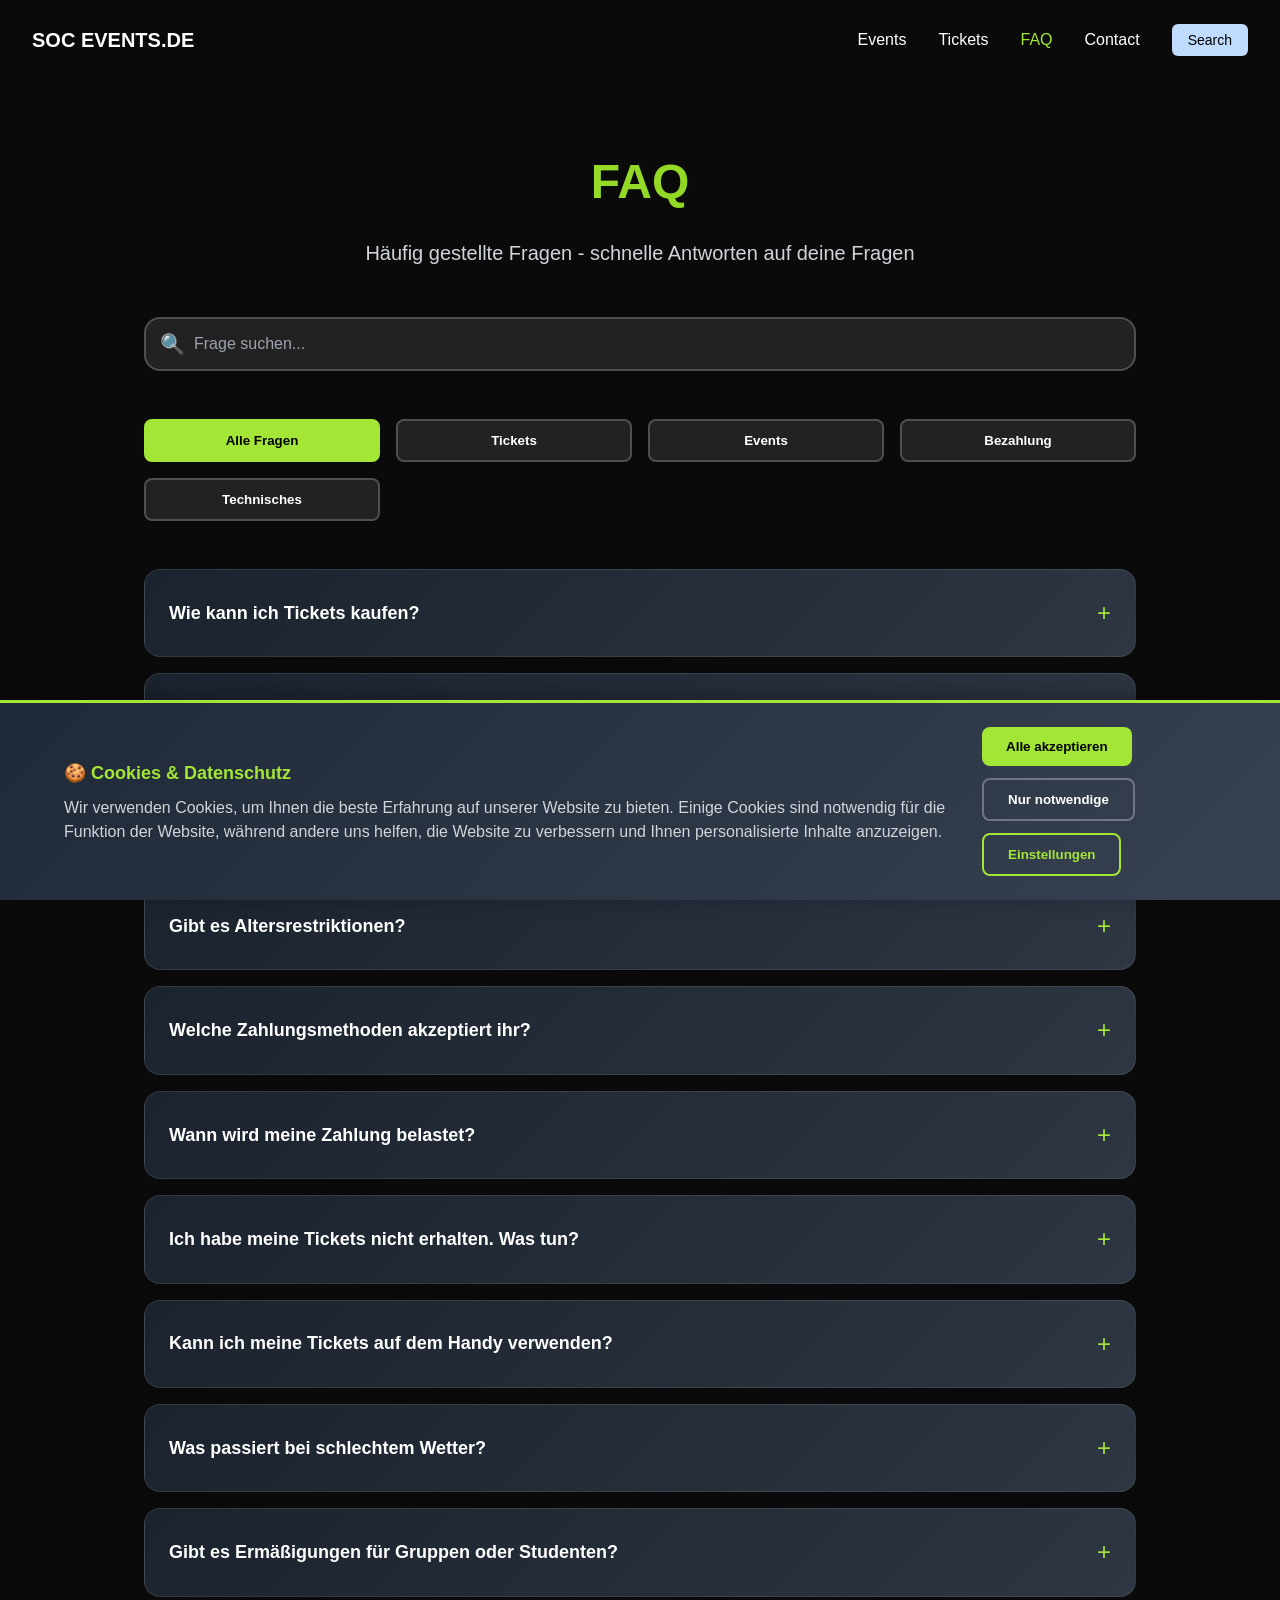
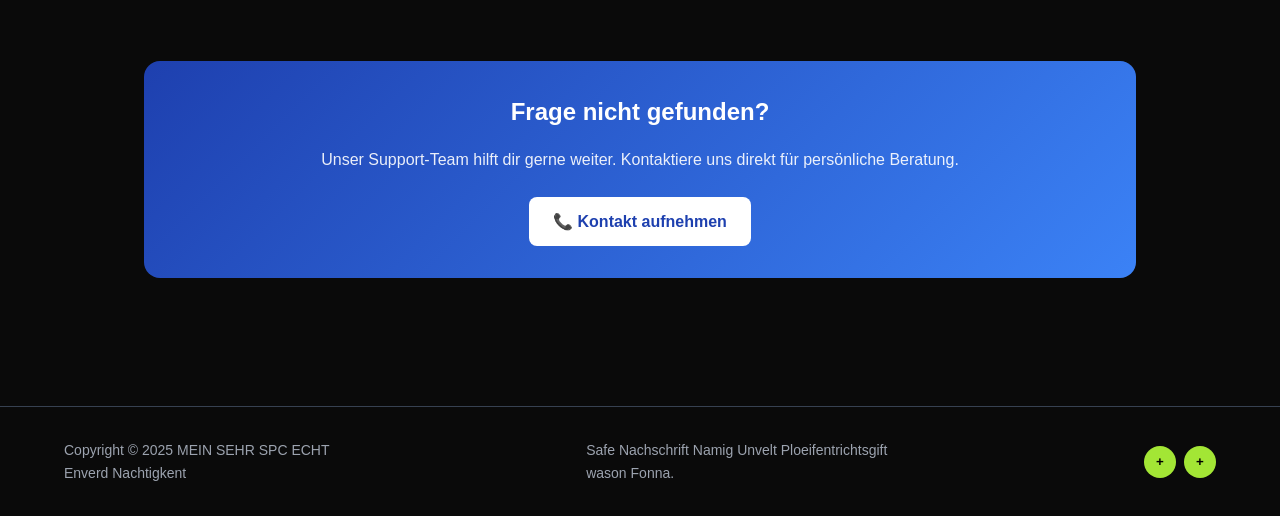
<file: html-version/faq.html>
<!DOCTYPE html>
<html lang="de">
<head>
    <meta charset="UTF-8">
    <meta name="viewport" content="width=device-width, initial-scale=1.0">
    <title>FAQ - SOC Events</title>
    <meta name="description" content="Häufig gestellte Fragen zu SOC Events - Tickets, Events und mehr">
    <style>
        * {
            margin: 0;
            padding: 0;
            box-sizing: border-box;
        }

        body {
            font-family: -apple-system, BlinkMacSystemFont, 'Segoe UI', 'Roboto', 'Oxygen', 'Ubuntu', 'Cantarell', sans-serif;
            background-color: #0a0a0a;
            color: #ffffff;
            line-height: 1.6;
        }

        /* Navigation */
        .nav {
            position: relative;
            z-index: 10;
            display: flex;
            align-items: center;
            justify-content: space-between;
            padding: 1.5rem 1rem;
        }

        @media (min-width: 768px) {
            .nav {
                padding: 1.5rem 2rem;
            }
        }

        .nav-logo {
            font-size: 1.125rem;
            font-weight: bold;
            color: white;
            text-decoration: none;
        }

        @media (min-width: 768px) {
            .nav-logo {
                font-size: 1.25rem;
            }
        }

        .nav-menu {
            display: flex;
            align-items: center;
            gap: 1rem;
        }

        @media (min-width: 768px) {
            .nav-menu {
                gap: 2rem;
            }
        }

        .nav-links {
            display: none;
            align-items: center;
            gap: 2rem;
        }

        @media (min-width: 768px) {
            .nav-links {
                display: flex;
            }
        }

        .nav-link {
            background: none;
            border: none;
            color: white;
            cursor: pointer;
            transition: color 0.3s ease;
            font-size: 1rem;
            text-decoration: none;
        }

        .nav-link:hover, .nav-link.active {
            color: #a3e635;
        }

        .search-btn {
            background: #bfdbfe;
            color: #000;
            padding: 0.5rem 1rem;
            border: none;
            border-radius: 0.375rem;
            cursor: pointer;
            transition: background-color 0.3s ease;
            font-size: 0.875rem;
        }

        .search-btn:hover {
            background: #93c5fd;
        }

        /* Main Content */
        .main-content {
            max-width: 64rem;
            margin: 0 auto;
            padding: 4rem 1rem;
        }

        .page-title {
            font-size: 3rem;
            font-weight: bold;
            text-align: center;
            margin-bottom: 1rem;
            background: linear-gradient(135deg, #a3e635, #84cc16);
            -webkit-background-clip: text;
            -webkit-text-fill-color: transparent;
            background-clip: text;
        }

        .page-subtitle {
            text-align: center;
            font-size: 1.25rem;
            color: #d1d5db;
            margin-bottom: 3rem;
        }

        /* Search Box */
        .faq-search {
            margin-bottom: 3rem;
            position: relative;
        }

        .search-box {
            width: 100%;
            padding: 1rem 1rem 1rem 3rem;
            background: rgba(255, 255, 255, 0.1);
            border: 2px solid rgba(255, 255, 255, 0.2);
            border-radius: 1rem;
            color: white;
            font-size: 1rem;
            transition: all 0.3s ease;
        }

        .search-box:focus {
            outline: none;
            border-color: #a3e635;
            background: rgba(255, 255, 255, 0.15);
        }

        .search-box::placeholder {
            color: #9ca3af;
        }

        .search-icon {
            position: absolute;
            left: 1rem;
            top: 50%;
            transform: translateY(-50%);
            color: #9ca3af;
            font-size: 1.25rem;
        }

        /* FAQ Categories */
        .faq-categories {
            display: grid;
            grid-template-columns: repeat(auto-fit, minmax(200px, 1fr));
            gap: 1rem;
            margin-bottom: 3rem;
        }

        .category-btn {
            background: rgba(255, 255, 255, 0.1);
            border: 2px solid rgba(255, 255, 255, 0.2);
            color: white;
            padding: 0.75rem 1.5rem;
            border-radius: 0.5rem;
            cursor: pointer;
            transition: all 0.3s ease;
            font-weight: 600;
        }

        .category-btn:hover, .category-btn.active {
            background: #a3e635;
            color: #000;
            border-color: #a3e635;
        }

        /* FAQ Items */
        .faq-container {
            display: flex;
            flex-direction: column;
            gap: 1rem;
        }

        .faq-item {
            background: linear-gradient(135deg, rgba(31, 41, 55, 0.8), rgba(55, 65, 81, 0.8));
            border-radius: 1rem;
            overflow: hidden;
            transition: all 0.3s ease;
            border: 1px solid rgba(255, 255, 255, 0.1);
        }

        .faq-item:hover {
            border-color: #a3e635;
            box-shadow: 0 4px 20px rgba(163, 230, 53, 0.1);
        }

        .faq-item.hidden {
            display: none;
        }

        .faq-question {
            padding: 1.5rem;
            cursor: pointer;
            display: flex;
            align-items: center;
            justify-content: space-between;
            transition: all 0.3s ease;
            position: relative;
        }

        .faq-question:hover {
            background: rgba(163, 230, 53, 0.1);
        }

        .faq-question.active {
            background: rgba(163, 230, 53, 0.2);
            border-bottom: 1px solid rgba(255, 255, 255, 0.1);
        }

        .question-text {
            font-weight: 600;
            font-size: 1.125rem;
            flex: 1;
            margin-right: 1rem;
        }

        .question-icon {
            font-size: 1.5rem;
            color: #a3e635;
            transition: transform 0.3s ease;
            flex-shrink: 0;
        }

        .faq-question.active .question-icon {
            transform: rotate(45deg);
        }

        .faq-answer {
            max-height: 0;
            overflow: hidden;
            transition: all 0.3s ease;
            background: rgba(0, 0, 0, 0.2);
        }

        .faq-answer.active {
            max-height: 500px;
        }

        .answer-content {
            padding: 1.5rem;
            color: #d1d5db;
            line-height: 1.7;
        }

        .answer-content h4 {
            color: #a3e635;
            margin-bottom: 0.5rem;
            font-weight: 600;
        }

        .answer-content ul {
            margin-left: 1.5rem;
            margin-top: 0.5rem;
        }

        .answer-content li {
            margin-bottom: 0.25rem;
        }

        .answer-content .highlight {
            color: #a3e635;
            font-weight: 600;
        }

        /* Contact CTA */
        .contact-cta {
            background: linear-gradient(135deg, #1e40af, #3b82f6);
            border-radius: 1rem;
            padding: 2rem;
            text-align: center;
            margin-top: 4rem;
        }

        .cta-title {
            font-size: 1.5rem;
            font-weight: bold;
            margin-bottom: 1rem;
        }

        .cta-description {
            margin-bottom: 1.5rem;
            opacity: 0.9;
        }

        .cta-btn {
            background: white;
            color: #1e40af;
            border: none;
            padding: 0.75rem 1.5rem;
            border-radius: 0.5rem;
            font-weight: 600;
            cursor: pointer;
            transition: all 0.3s ease;
            text-decoration: none;
            display: inline-block;
        }

        .cta-btn:hover {
            background: #f3f4f6;
            transform: translateY(-2px);
        }

        /* Footer */
        .footer {
            padding: 2rem 1rem;
            border-top: 1px solid #374151;
            margin-top: 4rem;
        }

        .footer-content {
            max-width: 72rem;
            margin: 0 auto;
            display: flex;
            flex-direction: column;
            justify-content: space-between;
            align-items: center;
            gap: 1rem;
            text-align: center;
        }

        @media (min-width: 768px) {
            .footer-content {
                flex-direction: row;
                text-align: left;
            }
        }

        .footer-text {
            color: #9ca3af;
            font-size: 0.875rem;
        }

        .footer-buttons {
            display: flex;
            gap: 0.5rem;
        }

        .footer-btn {
            background: #a3e635;
            color: #000;
            width: 2rem;
            height: 2rem;
            border-radius: 50%;
            border: none;
            cursor: pointer;
            display: flex;
            align-items: center;
            justify-content: center;
            font-weight: bold;
        }

        .footer-btn:hover {
            background: #84cc16;
        }

        /* Smooth scrolling */
        html {
            scroll-behavior: smooth;
        }

        /* Loading animation */
        .loading {
            display: inline-block;
            animation: pulse 2s infinite;
        }

        @keyframes pulse {
            0%, 100% { opacity: 1; }
            50% { opacity: 0.5; }
        }
    </style>
</head>
<body>
    <!-- Navigation -->
    <nav class="nav">
        <a href="index.html" class="nav-logo">SOC EVENTS.DE</a>
        <div class="nav-menu">
            <div class="nav-links">
                <a href="index.html" class="nav-link">Events</a>
                <a href="tickets.html" class="nav-link">Tickets</a>
                <a href="faq.html" class="nav-link active">FAQ</a>
                <a href="contact.html" class="nav-link">Contact</a>
            </div>
            <button class="search-btn">Search</button>
        </div>
    </nav>

    <!-- Main Content -->
    <main class="main-content">
        <h1 class="page-title">FAQ</h1>
        <p class="page-subtitle">Häufig gestellte Fragen - schnelle Antworten auf deine Fragen</p>

        <!-- Search Box -->
        <div class="faq-search">
            <div class="search-icon">🔍</div>
            <input type="text" class="search-box" placeholder="Frage suchen..." id="searchInput">
        </div>

        <!-- FAQ Categories -->
        <div class="faq-categories">
            <button class="category-btn active" data-category="all">Alle Fragen</button>
            <button class="category-btn" data-category="tickets">Tickets</button>
            <button class="category-btn" data-category="events">Events</button>
            <button class="category-btn" data-category="payment">Bezahlung</button>
            <button class="category-btn" data-category="technical">Technisches</button>
        </div>

        <!-- FAQ Container -->
        <div class="faq-container" id="faqContainer">
            <!-- FAQ items will be populated by JavaScript -->
        </div>

        <!-- Contact CTA -->
        <div class="contact-cta">
            <h3 class="cta-title">Frage nicht gefunden?</h3>
            <p class="cta-description">
                Unser Support-Team hilft dir gerne weiter. Kontaktiere uns direkt für persönliche Beratung.
            </p>
            <a href="contact.html" class="cta-btn">📞 Kontakt aufnehmen</a>
        </div>
    </main>

    <!-- Footer -->
    <footer class="footer">
        <div class="footer-content">
            <div class="footer-text">
                Copyright © 2025 MEIN SEHR SPC ECHT<br>
                Enverd Nachtigkent
            </div>
            <div class="footer-text">
                Safe Nachschrift Namig Unvelt Ploeifentrichtsgift<br>
                wason Fonna.
            </div>
            <div class="footer-buttons">
                <button class="footer-btn">+</button>
                <button class="footer-btn">+</button>
            </div>
        </div>
    </footer>

    <!-- Cookie Manager -->
    <script src="cookie-manager.js"></script>

    <script>
        // FAQ Data
        const faqData = [
            {
                id: 1,
                category: 'tickets',
                question: 'Wie kann ich Tickets kaufen?',
                answer: `<h4>Einfacher Ticketkauf in 3 Schritten:</h4>
                        <ul>
                            <li>Event auswählen und auf <span class="highlight">"Buy Tickets"</span> klicken</li>
                            <li>Anzahl der Tickets wählen und zur Kasse gehen</li>
                            <li>Bezahlen und Tickets per E-Mail erhalten</li>
                        </ul>
                        <p>Wir akzeptieren alle gängigen Zahlungsmethoden und arbeiten mit <span class="highlight">Eventim</span> zusammen für maximale Sicherheit.</p>`
            },
            {
                id: 2,
                category: 'tickets',
                question: 'Kann ich meine Tickets stornieren oder umtauschen?',
                answer: `<h4>Stornierung und Umtausch:</h4>
                        <p>Tickets können bis zu <span class="highlight">48 Stunden vor Eventbeginn</span> storniert werden:</p>
                        <ul>
                            <li>Vollständige Erstattung bei Eventstornierung</li>
                            <li>Umtausch gegen Gebühr möglich (5€)</li>
                            <li>Kontaktiere unseren Support für Änderungen</li>
                        </ul>
                        <p>Bei kurzfristigen Stornierungen (unter 48h) ist nur bei besonderen Umständen eine Erstattung möglich.</p>`
            },
            {
                id: 3,
                category: 'events',
                question: 'Welche Events bietet ihr an?',
                answer: `<h4>Unser vielfältiges Programm:</h4>
                        <ul>
                            <li><span class="highlight">Konzerte:</span> Rock, Pop, Electronic, Jazz</li>
                            <li><span class="highlight">Festivals:</span> Mehrtägige Events mit mehreren Künstlern</li>
                            <li><span class="highlight">Kulturelle Events:</span> Theater, Kunst, italienische Nächte</li>
                            <li><span class="highlight">Gala Events:</span> Exklusive Abende mit Dinner</li>
                        </ul>
                        <p>Alle Events findest du auf unserer <span class="highlight">Hauptseite</span> mit detaillierten Informationen.</p>`
            },
            {
                id: 4,
                category: 'events',
                question: 'Gibt es Altersrestriktionen?',
                answer: `<h4>Altersrichtlinien:</h4>
                        <p>Die Altersfreigabe variiert je nach Event:</p>
                        <ul>
                            <li><span class="highlight">Alle Altersgruppen:</span> Familienfreundliche Events</li>
                            <li><span class="highlight">16+:</span> Die meisten Musikfestivals</li>
                            <li><span class="highlight">18+:</span> Konzerte mit Alkoholausschank</li>
                            <li><span class="highlight">21+:</span> Exklusive Gala-Events</li>
                        </ul>
                        <p>Die genaue Altersfreigabe findest du in den Event-Details.</p>`
            },
            {
                id: 5,
                category: 'payment',
                question: 'Welche Zahlungsmethoden akzeptiert ihr?',
                answer: `<h4>Sichere Zahlungsoptionen:</h4>
                        <ul>
                            <li><span class="highlight">PayPal:</span> Schnell und sicher</li>
                            <li><span class="highlight">Kreditkarte:</span> Visa, Mastercard, American Express</li>
                            <li><span class="highlight">SEPA-Lastschrift:</span> Direkt vom Bankkonto</li>
                            <li><span class="highlight">Sofortüberweisung:</span> Online Banking</li>
                            <li><span class="highlight">Apple Pay / Google Pay:</span> Mobile Zahlung</li>
                        </ul>
                        <p>Alle Zahlungen sind <span class="highlight">SSL-verschlüsselt</span> und werden über Eventim abgewickelt.</p>`
            },
            {
                id: 6,
                category: 'payment',
                question: 'Wann wird meine Zahlung belastet?',
                answer: `<h4>Zahlungsabwicklung:</h4>
                        <ul>
                            <li><span class="highlight">Kreditkarte/PayPal:</span> Sofort bei Buchung</li>
                            <li><span class="highlight">SEPA-Lastschrift:</span> 1-3 Werktage nach Buchung</li>
                            <li><span class="highlight">Sofortüberweisung:</span> Sofort bei Buchung</li>
                        </ul>
                        <p>Du erhältst umgehend eine <span class="highlight">Bestätigungs-E-Mail</span> mit deinen Tickets.</p>`
            },
            {
                id: 7,
                category: 'technical',
                question: 'Ich habe meine Tickets nicht erhalten. Was tun?',
                answer: `<h4>Tickets nicht erhalten? So hilfst du dir:</h4>
                        <ul>
                            <li><span class="highlight">Spam-Ordner</span> überprüfen</li>
                            <li>E-Mail-Adresse bei der Buchung korrekt eingegeben?</li>
                            <li>Bis zu 15 Minuten warten (Systemverarbeitung)</li>
                            <li>Support kontaktieren mit Buchungsnummer</li>
                        </ul>
                        <p>Wir senden deine Tickets auch gerne <span class="highlight">erneut zu</span> oder stellen sie im Kundenkonto bereit.</p>`
            },
            {
                id: 8,
                category: 'technical',
                question: 'Kann ich meine Tickets auf dem Handy verwenden?',
                answer: `<h4>Mobile Tickets:</h4>
                        <p><span class="highlight">Ja, alle unsere Tickets sind digital!</span></p>
                        <ul>
                            <li>PDF-Tickets zum Download</li>
                            <li>QR-Code für einfaches Scannen</li>
                            <li>Kein Ausdrucken notwendig</li>
                            <li>Offline verfügbar nach Download</li>
                        </ul>
                        <p>Einfach am Eingang den <span class="highlight">QR-Code vom Handy</span> zeigen!</p>`
            },
            {
                id: 9,
                category: 'events',
                question: 'Was passiert bei schlechtem Wetter?',
                answer: `<h4>Wetter und Events:</h4>
                        <ul>
                            <li><span class="highlight">Indoor-Events:</span> Finden immer statt</li>
                            <li><span class="highlight">Outdoor-Events:</span> Bei leichtem Regen normal</li>
                            <li><span class="highlight">Sturm/Gewitter:</span> Verschiebung oder Absage möglich</li>
                            <li><span class="highlight">Information:</span> Per E-Mail und Website</li>
                        </ul>
                        <p>Bei wetterbedingter Absage erfolgt <span class="highlight">vollständige Erstattung</span> oder Verschiebung auf neuen Termin.</p>`
            },
            {
                id: 10,
                category: 'tickets',
                question: 'Gibt es Ermäßigungen für Gruppen oder Studenten?',
                answer: `<h4>Spezielle Angebote:</h4>
                        <ul>
                            <li><span class="highlight">Gruppenrabatt:</span> Ab 10 Personen 15% Ermäßigung</li>
                            <li><span class="highlight">Studentenrabatt:</span> 10% mit gültigem Ausweis</li>
                            <li><span class="highlight">Early Bird:</span> Bis zu 20% beim Vorverkauf</li>
                            <li><span class="highlight">Newsletter:</span> Exklusive Rabattcodes</li>
                        </ul>
                        <p>Kontaktiere uns für <span class="highlight">individuelle Gruppenangebote</span> ab 20 Personen.</p>`
            }
        ];

        let currentCategory = 'all';

        // Initialize FAQ
        function initializeFAQ() {
            renderFAQ();
            setupEventListeners();
        }

        // Render FAQ items
        function renderFAQ() {
            const container = document.getElementById('faqContainer');
            const filteredFAQs = currentCategory === 'all'
                ? faqData
                : faqData.filter(faq => faq.category === currentCategory);

            container.innerHTML = filteredFAQs.map(faq => `
                <div class="faq-item" data-category="${faq.category}" data-id="${faq.id}">
                    <div class="faq-question" onclick="toggleAnswer(${faq.id})">
                        <div class="question-text">${faq.question}</div>
                        <div class="question-icon">+</div>
                    </div>
                    <div class="faq-answer" id="answer-${faq.id}">
                        <div class="answer-content">${faq.answer}</div>
                    </div>
                </div>
            `).join('');
        }

        // Toggle answer visibility
        function toggleAnswer(id) {
            const question = document.querySelector(`[data-id="${id}"] .faq-question`);
            const answer = document.getElementById(`answer-${id}`);

            // Close all other answers
            document.querySelectorAll('.faq-question.active').forEach(q => {
                if (q !== question) {
                    q.classList.remove('active');
                    const answerId = q.parentElement.dataset.id;
                    document.getElementById(`answer-${answerId}`).classList.remove('active');
                }
            });

            // Toggle current answer
            question.classList.toggle('active');
            answer.classList.toggle('active');
        }

        // Setup event listeners
        function setupEventListeners() {
            // Category buttons
            document.querySelectorAll('.category-btn').forEach(btn => {
                btn.addEventListener('click', () => {
                    document.querySelectorAll('.category-btn').forEach(b => b.classList.remove('active'));
                    btn.classList.add('active');
                    currentCategory = btn.dataset.category;
                    renderFAQ();
                });
            });

            // Search functionality
            const searchInput = document.getElementById('searchInput');
            searchInput.addEventListener('input', (e) => {
                const searchTerm = e.target.value.toLowerCase();
                const faqItems = document.querySelectorAll('.faq-item');

                faqItems.forEach(item => {
                    const question = item.querySelector('.question-text').textContent.toLowerCase();
                    const answer = item.querySelector('.answer-content').textContent.toLowerCase();

                    if (question.includes(searchTerm) || answer.includes(searchTerm)) {
                        item.classList.remove('hidden');
                    } else {
                        item.classList.add('hidden');
                    }
                });

                // Show "no results" if needed
                const visibleItems = document.querySelectorAll('.faq-item:not(.hidden)');
                if (visibleItems.length === 0 && searchTerm) {
                    showNoResults();
                } else {
                    hideNoResults();
                }
            });
        }

        // Show no results message
        function showNoResults() {
            const existing = document.getElementById('no-results');
            if (existing) return;

            const container = document.getElementById('faqContainer');
            const noResults = document.createElement('div');
            noResults.id = 'no-results';
            noResults.innerHTML = `
                <div style="text-align: center; padding: 2rem; color: #9ca3af;">
                    <div style="font-size: 3rem; margin-bottom: 1rem;">🔍</div>
                    <h3>Keine Ergebnisse gefunden</h3>
                    <p>Versuche es mit anderen Suchbegriffen oder kontaktiere unseren Support.</p>
                </div>
            `;
            container.appendChild(noResults);
        }

        // Hide no results message
        function hideNoResults() {
            const noResults = document.getElementById('no-results');
            if (noResults) {
                noResults.remove();
            }
        }

        // Initialize when page loads
        document.addEventListener('DOMContentLoaded', initializeFAQ);
    </script>
</body>
</html>
</file>
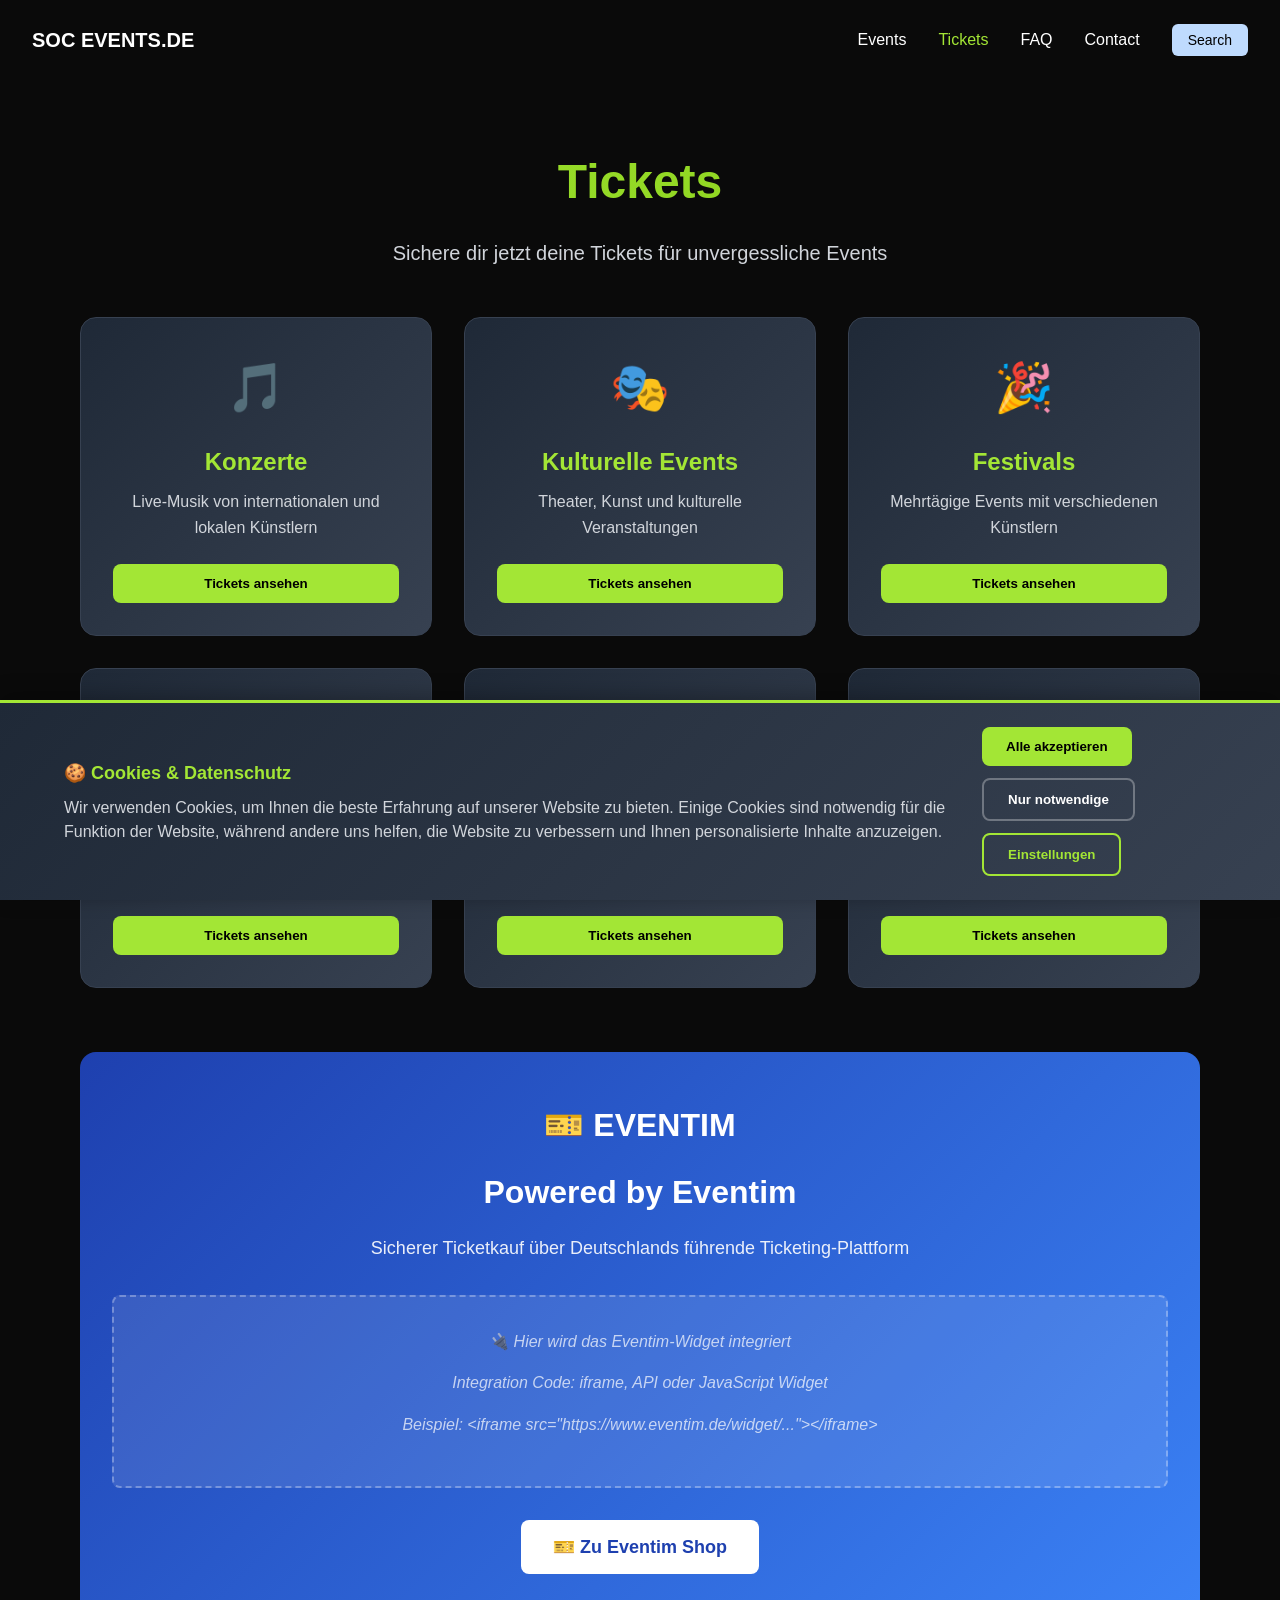
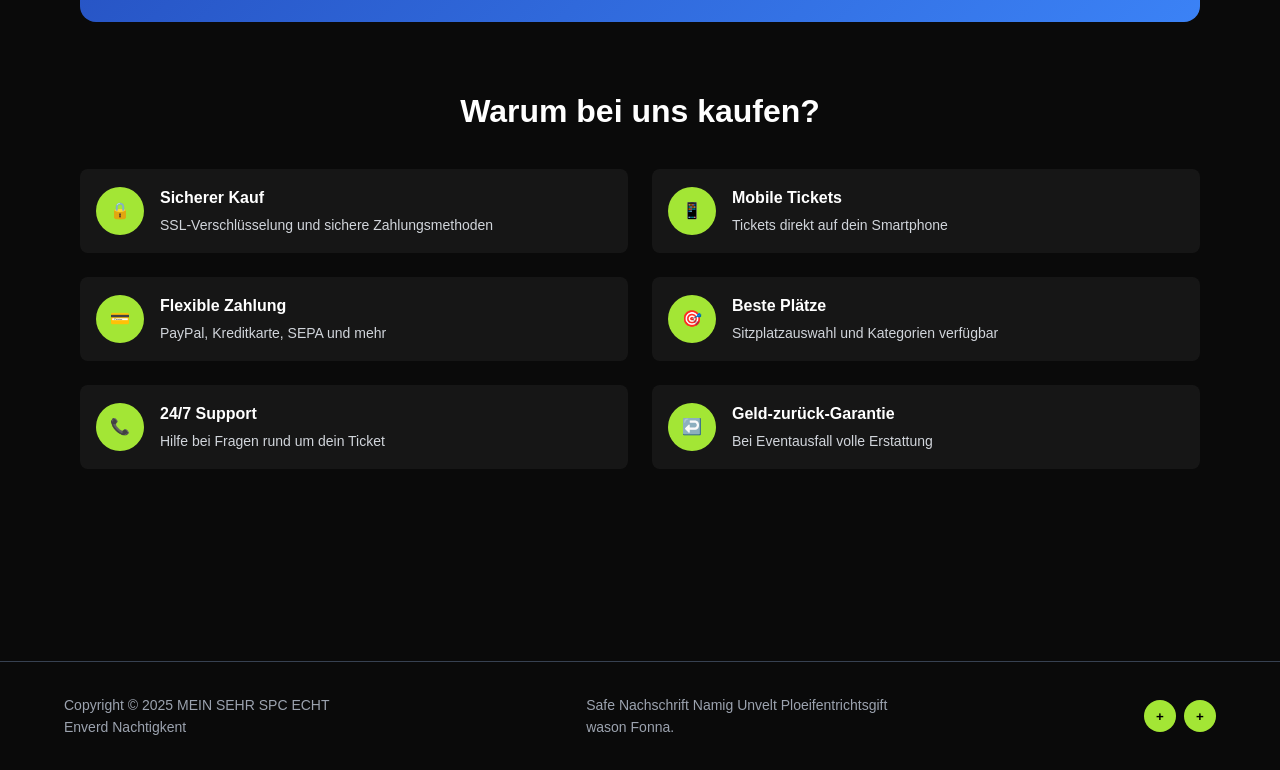
<file: html-version/tickets.html>
<!DOCTYPE html>
<html lang="de">
<head>
    <meta charset="UTF-8">
    <meta name="viewport" content="width=device-width, initial-scale=1.0">
    <title>Tickets - SOC Events</title>
    <meta name="description" content="Kaufe deine Tickets für die besten Events bei SOC Events">
    <style>
        * {
            margin: 0;
            padding: 0;
            box-sizing: border-box;
        }

        body {
            font-family: -apple-system, BlinkMacSystemFont, 'Segoe UI', 'Roboto', 'Oxygen', 'Ubuntu', 'Cantarell', sans-serif;
            background-color: #0a0a0a;
            color: #ffffff;
            line-height: 1.6;
        }

        /* Navigation */
        .nav {
            position: relative;
            z-index: 10;
            display: flex;
            align-items: center;
            justify-content: space-between;
            padding: 1.5rem 1rem;
        }

        @media (min-width: 768px) {
            .nav {
                padding: 1.5rem 2rem;
            }
        }

        .nav-logo {
            font-size: 1.125rem;
            font-weight: bold;
            color: white;
            text-decoration: none;
        }

        @media (min-width: 768px) {
            .nav-logo {
                font-size: 1.25rem;
            }
        }

        .nav-menu {
            display: flex;
            align-items: center;
            gap: 1rem;
        }

        @media (min-width: 768px) {
            .nav-menu {
                gap: 2rem;
            }
        }

        .nav-links {
            display: none;
            align-items: center;
            gap: 2rem;
        }

        @media (min-width: 768px) {
            .nav-links {
                display: flex;
            }
        }

        .nav-link {
            background: none;
            border: none;
            color: white;
            cursor: pointer;
            transition: color 0.3s ease;
            font-size: 1rem;
            text-decoration: none;
        }

        .nav-link:hover, .nav-link.active {
            color: #a3e635;
        }

        .search-btn {
            background: #bfdbfe;
            color: #000;
            padding: 0.5rem 1rem;
            border: none;
            border-radius: 0.375rem;
            cursor: pointer;
            transition: background-color 0.3s ease;
            font-size: 0.875rem;
        }

        .search-btn:hover {
            background: #93c5fd;
        }

        /* Main Content */
        .main-content {
            max-width: 72rem;
            margin: 0 auto;
            padding: 4rem 1rem;
        }

        .page-title {
            font-size: 3rem;
            font-weight: bold;
            text-align: center;
            margin-bottom: 1rem;
            background: linear-gradient(135deg, #a3e635, #84cc16);
            -webkit-background-clip: text;
            -webkit-text-fill-color: transparent;
            background-clip: text;
        }

        .page-subtitle {
            text-align: center;
            font-size: 1.25rem;
            color: #d1d5db;
            margin-bottom: 3rem;
        }

        /* Ticket Categories */
        .ticket-categories {
            display: grid;
            grid-template-columns: 1fr;
            gap: 2rem;
            margin-bottom: 4rem;
        }

        @media (min-width: 768px) {
            .ticket-categories {
                grid-template-columns: repeat(2, 1fr);
            }
        }

        @media (min-width: 1024px) {
            .ticket-categories {
                grid-template-columns: repeat(3, 1fr);
            }
        }

        .ticket-category {
            background: linear-gradient(135deg, #1f2937, #374151);
            border-radius: 1rem;
            padding: 2rem;
            text-align: center;
            transition: transform 0.3s ease, box-shadow 0.3s ease;
            border: 1px solid #374151;
        }

        .ticket-category:hover {
            transform: translateY(-5px);
            box-shadow: 0 20px 40px rgba(163, 230, 53, 0.1);
            border-color: #a3e635;
        }

        .category-icon {
            font-size: 3rem;
            margin-bottom: 1rem;
        }

        .category-title {
            font-size: 1.5rem;
            font-weight: bold;
            margin-bottom: 0.5rem;
            color: #a3e635;
        }

        .category-description {
            color: #d1d5db;
            margin-bottom: 1.5rem;
        }

        .category-btn {
            background: #a3e635;
            color: #000;
            border: none;
            padding: 0.75rem 1.5rem;
            border-radius: 0.5rem;
            font-weight: 600;
            cursor: pointer;
            transition: background-color 0.3s ease;
            width: 100%;
        }

        .category-btn:hover {
            background: #84cc16;
        }

        /* Eventim Integration */
        .eventim-section {
            background: linear-gradient(135deg, #1e40af, #3b82f6);
            border-radius: 1rem;
            padding: 3rem 2rem;
            text-align: center;
            margin-bottom: 4rem;
        }

        .eventim-logo {
            font-size: 2rem;
            font-weight: bold;
            margin-bottom: 1rem;
            color: white;
        }

        .eventim-title {
            font-size: 2rem;
            font-weight: bold;
            margin-bottom: 1rem;
        }

        .eventim-description {
            font-size: 1.125rem;
            margin-bottom: 2rem;
            opacity: 0.9;
        }

        .eventim-widget {
            background: rgba(255, 255, 255, 0.1);
            border-radius: 0.5rem;
            padding: 2rem;
            margin-bottom: 2rem;
            border: 2px dashed rgba(255, 255, 255, 0.3);
        }

        .widget-placeholder {
            color: rgba(255, 255, 255, 0.7);
            font-style: italic;
            margin-bottom: 1rem;
        }

        .eventim-btn {
            background: white;
            color: #1e40af;
            border: none;
            padding: 1rem 2rem;
            border-radius: 0.5rem;
            font-weight: 600;
            font-size: 1.125rem;
            cursor: pointer;
            transition: all 0.3s ease;
        }

        .eventim-btn:hover {
            background: #f3f4f6;
            transform: translateY(-2px);
        }

        /* Features Section */
        .features-section {
            margin-bottom: 4rem;
        }

        .features-title {
            font-size: 2rem;
            font-weight: bold;
            text-align: center;
            margin-bottom: 2rem;
        }

        .features-grid {
            display: grid;
            grid-template-columns: 1fr;
            gap: 1.5rem;
        }

        @media (min-width: 768px) {
            .features-grid {
                grid-template-columns: repeat(2, 1fr);
            }
        }

        .feature-item {
            display: flex;
            align-items: center;
            gap: 1rem;
            padding: 1rem;
            background: rgba(255, 255, 255, 0.05);
            border-radius: 0.5rem;
        }

        .feature-icon {
            background: #a3e635;
            color: #000;
            width: 3rem;
            height: 3rem;
            border-radius: 50%;
            display: flex;
            align-items: center;
            justify-content: center;
            font-weight: bold;
            flex-shrink: 0;
        }

        .feature-text {
            flex: 1;
        }

        .feature-title {
            font-weight: 600;
            margin-bottom: 0.25rem;
        }

        .feature-description {
            color: #d1d5db;
            font-size: 0.875rem;
        }

        /* Footer */
        .footer {
            padding: 2rem 1rem;
            border-top: 1px solid #374151;
            margin-top: 4rem;
        }

        .footer-content {
            max-width: 72rem;
            margin: 0 auto;
            display: flex;
            flex-direction: column;
            justify-content: space-between;
            align-items: center;
            gap: 1rem;
            text-align: center;
        }

        @media (min-width: 768px) {
            .footer-content {
                flex-direction: row;
                text-align: left;
            }
        }

        .footer-text {
            color: #9ca3af;
            font-size: 0.875rem;
        }

        .footer-buttons {
            display: flex;
            gap: 0.5rem;
        }

        .footer-btn {
            background: #a3e635;
            color: #000;
            width: 2rem;
            height: 2rem;
            border-radius: 50%;
            border: none;
            cursor: pointer;
            display: flex;
            align-items: center;
            justify-content: center;
            font-weight: bold;
        }

        .footer-btn:hover {
            background: #84cc16;
        }

        /* Smooth scrolling */
        html {
            scroll-behavior: smooth;
        }
    </style>
</head>
<body>
    <!-- Navigation -->
    <nav class="nav">
        <a href="index.html" class="nav-logo">SOC EVENTS.DE</a>
        <div class="nav-menu">
            <div class="nav-links">
                <a href="index.html" class="nav-link">Events</a>
                <a href="tickets.html" class="nav-link active">Tickets</a>
                <a href="faq.html" class="nav-link">FAQ</a>
                <a href="contact.html" class="nav-link">Contact</a>
            </div>
            <button class="search-btn">Search</button>
        </div>
    </nav>

    <!-- Main Content -->
    <main class="main-content">
        <h1 class="page-title">Tickets</h1>
        <p class="page-subtitle">Sichere dir jetzt deine Tickets für unvergessliche Events</p>

        <!-- Ticket Categories -->
        <section class="ticket-categories">
            <div class="ticket-category">
                <div class="category-icon">🎵</div>
                <h3 class="category-title">Konzerte</h3>
                <p class="category-description">Live-Musik von internationalen und lokalen Künstlern</p>
                <button class="category-btn" onclick="scrollToEventim()">Tickets ansehen</button>
            </div>

            <div class="ticket-category">
                <div class="category-icon">🎭</div>
                <h3 class="category-title">Kulturelle Events</h3>
                <p class="category-description">Theater, Kunst und kulturelle Veranstaltungen</p>
                <button class="category-btn" onclick="scrollToEventim()">Tickets ansehen</button>
            </div>

            <div class="ticket-category">
                <div class="category-icon">🎉</div>
                <h3 class="category-title">Festivals</h3>
                <p class="category-description">Mehrtägige Events mit verschiedenen Künstlern</p>
                <button class="category-btn" onclick="scrollToEventim()">Tickets ansehen</button>
            </div>

            <div class="ticket-category">
                <div class="category-icon">🍽️</div>
                <h3 class="category-title">Gala Events</h3>
                <p class="category-description">Exklusive Abende mit Essen und Entertainment</p>
                <button class="category-btn" onclick="scrollToEventim()">Tickets ansehen</button>
            </div>

            <div class="ticket-category">
                <div class="category-icon">🎸</div>
                <h3 class="category-title">Rock & Electronic</h3>
                <p class="category-description">Energiegeladene Musik für alle Altersgruppen</p>
                <button class="category-btn" onclick="scrollToEventim()">Tickets ansehen</button>
            </div>

            <div class="ticket-category">
                <div class="category-icon">🎺</div>
                <h3 class="category-title">Jazz & Blues</h3>
                <p class="category-description">Entspannte Atmosphäre mit erstklassiger Musik</p>
                <button class="category-btn" onclick="scrollToEventim()">Tickets ansehen</button>
            </div>
        </section>

        <!-- Eventim Integration Section -->
        <section id="eventim-section" class="eventim-section">
            <div class="eventim-logo">🎫 EVENTIM</div>
            <h2 class="eventim-title">Powered by Eventim</h2>
            <p class="eventim-description">
                Sicherer Ticketkauf über Deutschlands führende Ticketing-Plattform
            </p>

            <div class="eventim-widget">
                <div class="widget-placeholder">
                    🔌 Hier wird das Eventim-Widget integriert
                </div>
                <div class="widget-placeholder">
                    Integration Code: iframe, API oder JavaScript Widget
                </div>
                <div class="widget-placeholder">
                    Beispiel: &lt;iframe src="https://www.eventim.de/widget/..."&gt;&lt;/iframe&gt;
                </div>
            </div>

            <button class="eventim-btn" onclick="openEventim()">
                🎫 Zu Eventim Shop
            </button>
        </section>

        <!-- Features Section -->
        <section class="features-section">
            <h2 class="features-title">Warum bei uns kaufen?</h2>
            <div class="features-grid">
                <div class="feature-item">
                    <div class="feature-icon">🔒</div>
                    <div class="feature-text">
                        <div class="feature-title">Sicherer Kauf</div>
                        <div class="feature-description">SSL-Verschlüsselung und sichere Zahlungsmethoden</div>
                    </div>
                </div>

                <div class="feature-item">
                    <div class="feature-icon">📱</div>
                    <div class="feature-text">
                        <div class="feature-title">Mobile Tickets</div>
                        <div class="feature-description">Tickets direkt auf dein Smartphone</div>
                    </div>
                </div>

                <div class="feature-item">
                    <div class="feature-icon">💳</div>
                    <div class="feature-text">
                        <div class="feature-title">Flexible Zahlung</div>
                        <div class="feature-description">PayPal, Kreditkarte, SEPA und mehr</div>
                    </div>
                </div>

                <div class="feature-item">
                    <div class="feature-icon">🎯</div>
                    <div class="feature-text">
                        <div class="feature-title">Beste Plätze</div>
                        <div class="feature-description">Sitzplatzauswahl und Kategorien verfügbar</div>
                    </div>
                </div>

                <div class="feature-item">
                    <div class="feature-icon">📞</div>
                    <div class="feature-text">
                        <div class="feature-title">24/7 Support</div>
                        <div class="feature-description">Hilfe bei Fragen rund um dein Ticket</div>
                    </div>
                </div>

                <div class="feature-item">
                    <div class="feature-icon">↩️</div>
                    <div class="feature-text">
                        <div class="feature-title">Geld-zurück-Garantie</div>
                        <div class="feature-description">Bei Eventausfall volle Erstattung</div>
                    </div>
                </div>
            </div>
        </section>
    </main>

    <!-- Footer -->
    <footer class="footer">
        <div class="footer-content">
            <div class="footer-text">
                Copyright © 2025 MEIN SEHR SPC ECHT<br>
                Enverd Nachtigkent
            </div>
            <div class="footer-text">
                Safe Nachschrift Namig Unvelt Ploeifentrichtsgift<br>
                wason Fonna.
            </div>
            <div class="footer-buttons">
                <button class="footer-btn">+</button>
                <button class="footer-btn">+</button>
            </div>
        </div>
    </footer>

    <!-- Cookie Manager -->
    <script src="cookie-manager.js"></script>

    <script>
        function scrollToEventim() {
            document.getElementById('eventim-section').scrollIntoView({ behavior: 'smooth' });
        }

        function openEventim() {
            // This would integrate with actual Eventim API/Widget
            alert('Hier würde die Integration zu Eventim erfolgen:\n\n1. Eventim Widget einbetten\n2. API-Integration\n3. iFrame-Integration\n\nBeispiel URLs:\n- https://www.eventim.de/artist/soc-events/\n- Eventim Partner API\n- Widget Integration Code');

            // Example redirect to Eventim (replace with actual integration)
            // window.open('https://www.eventim.de/', '_blank');
        }

        // Add smooth scrolling for older browsers
        if (!('scrollBehavior' in document.documentElement.style)) {
            function smoothScroll(target) {
                const element = document.getElementById(target);
                if (element) {
                    element.scrollIntoView();
                }
            }

            window.scrollToEventim = function() {
                smoothScroll('eventim-section');
            }
        }
    </script>
</body>
</html>
</file>
